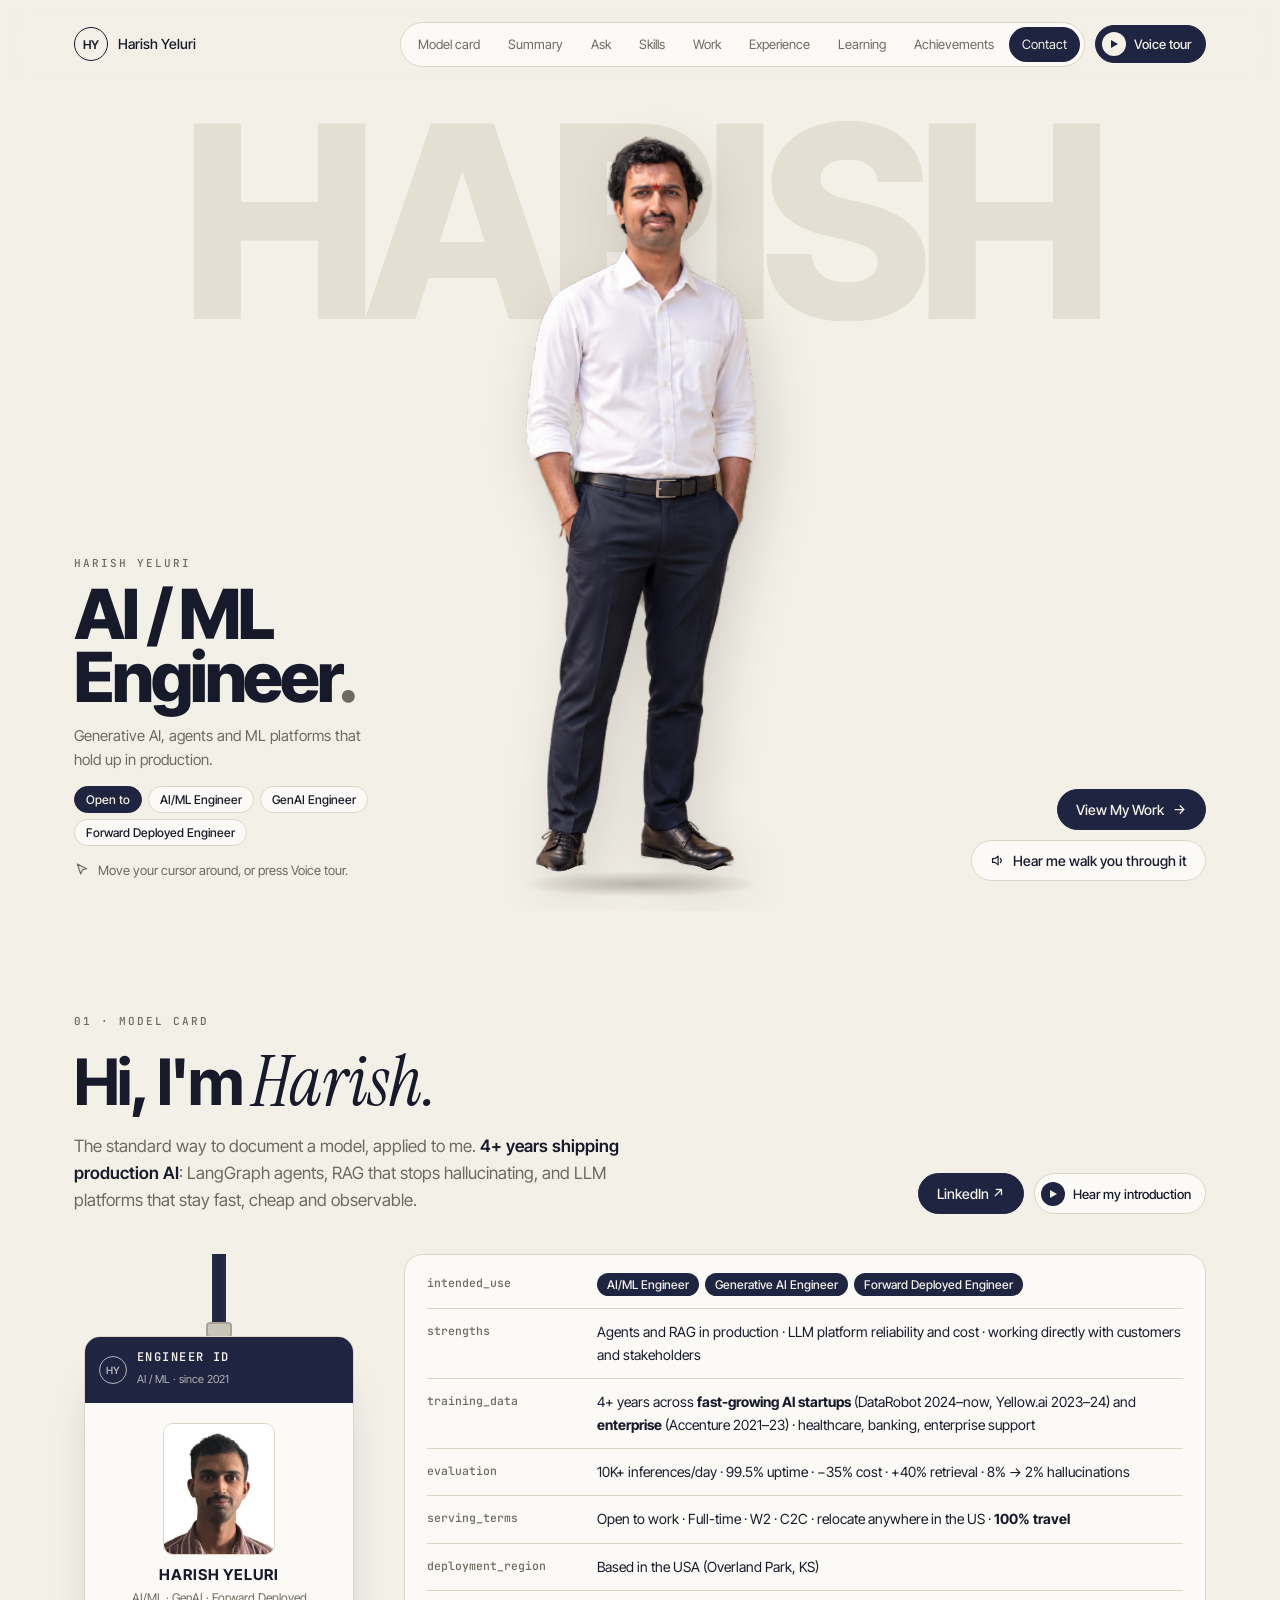
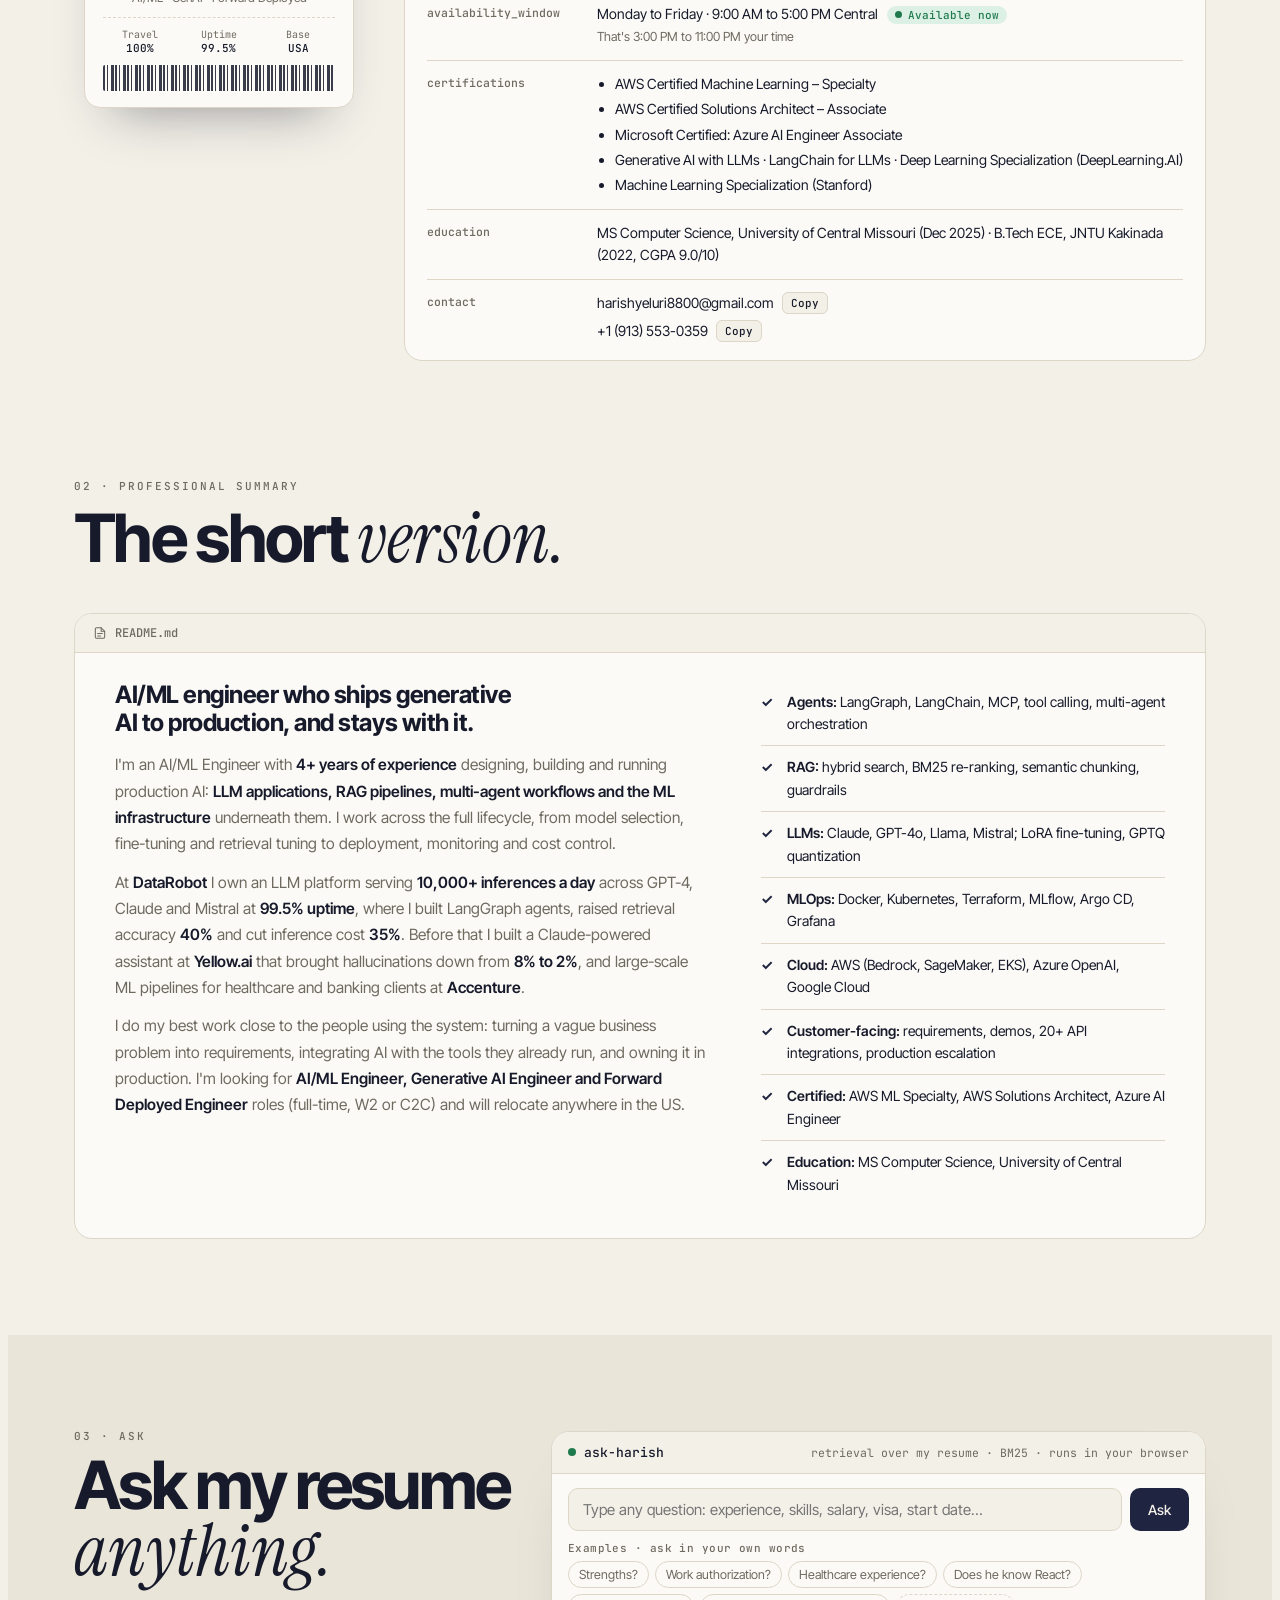
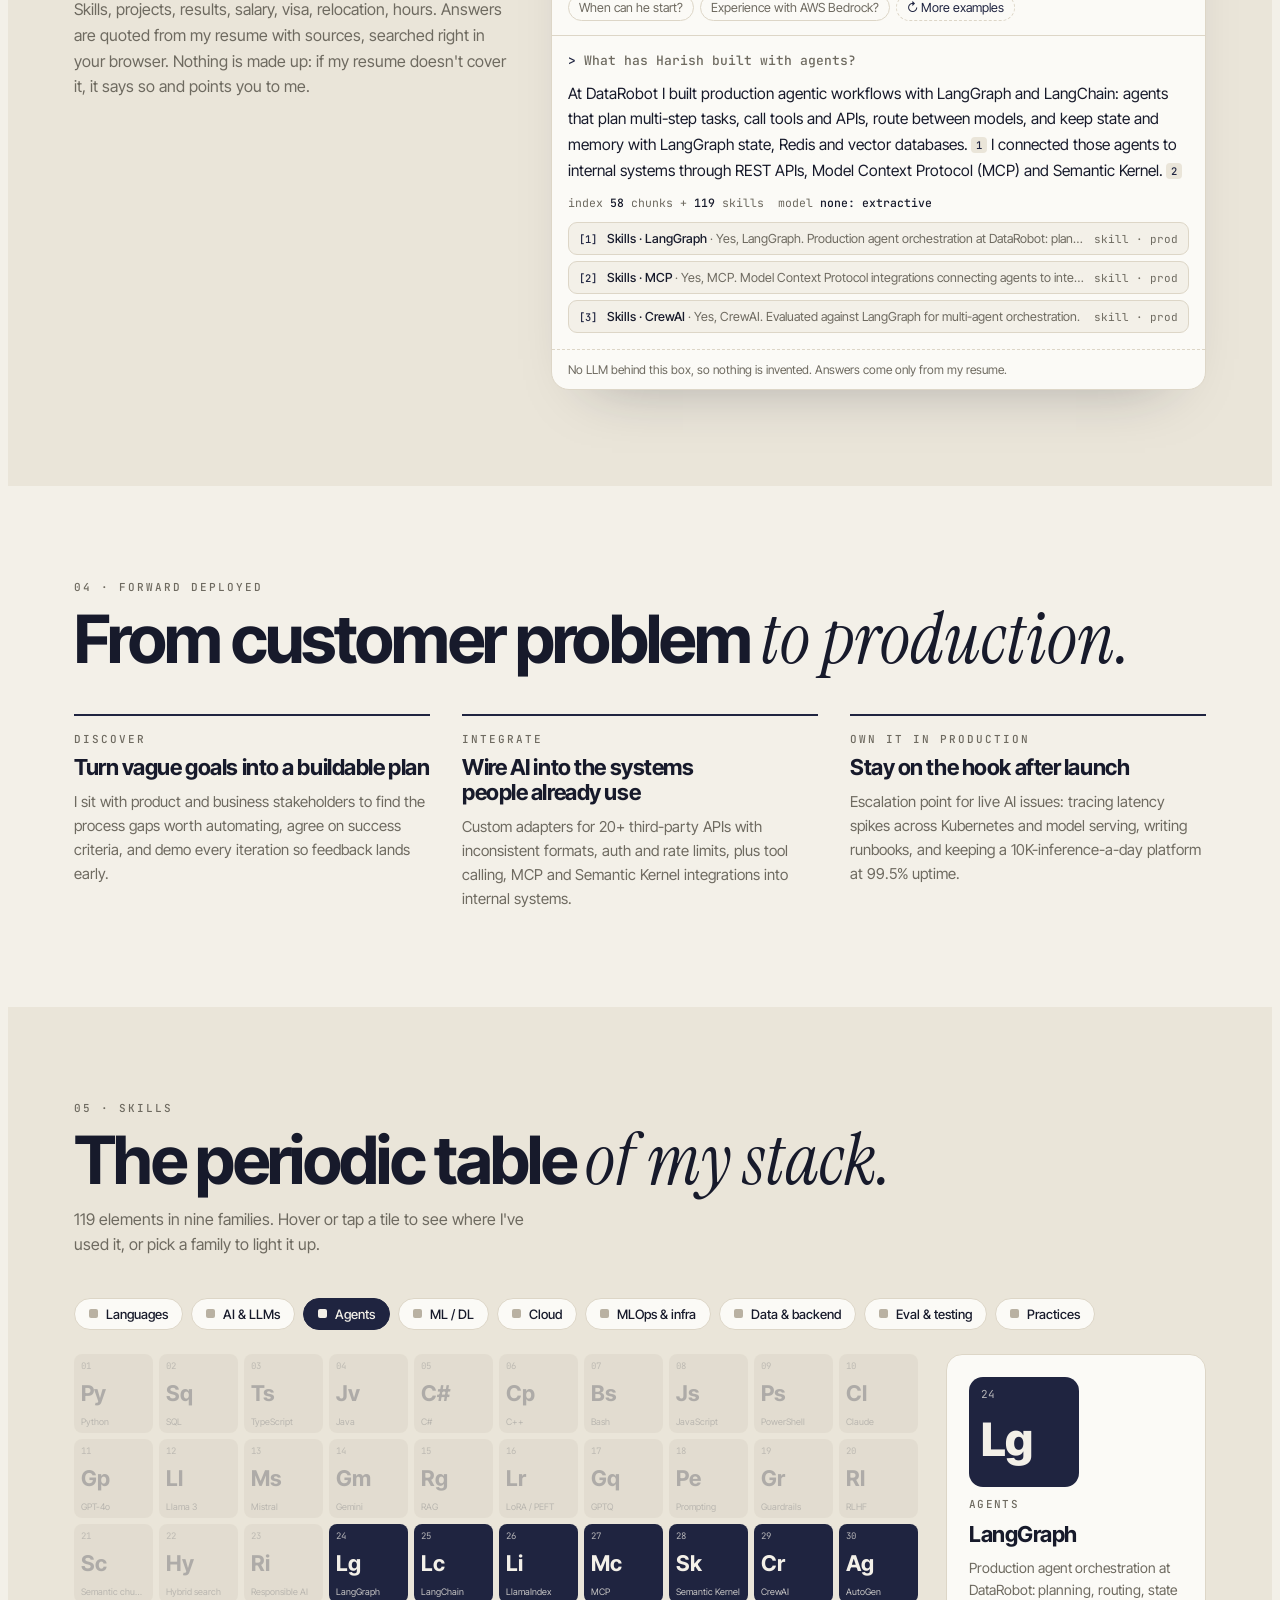
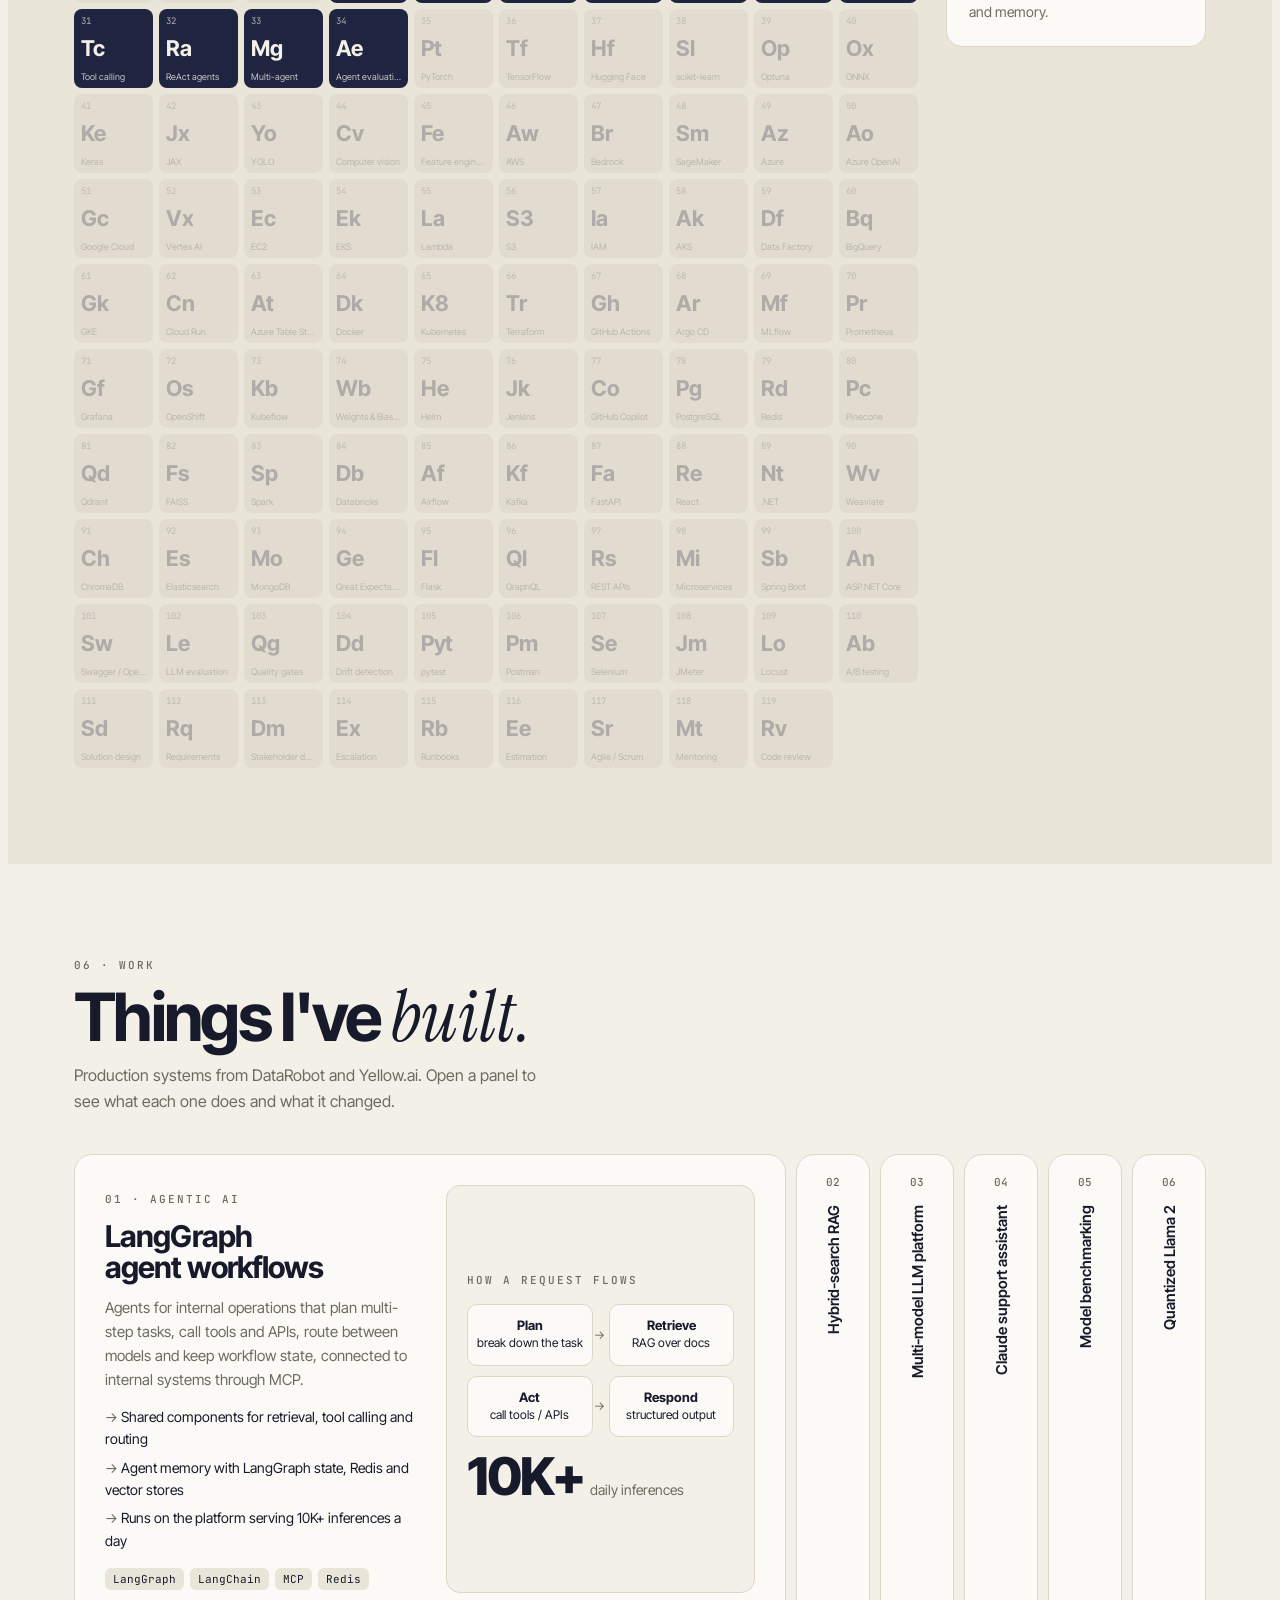
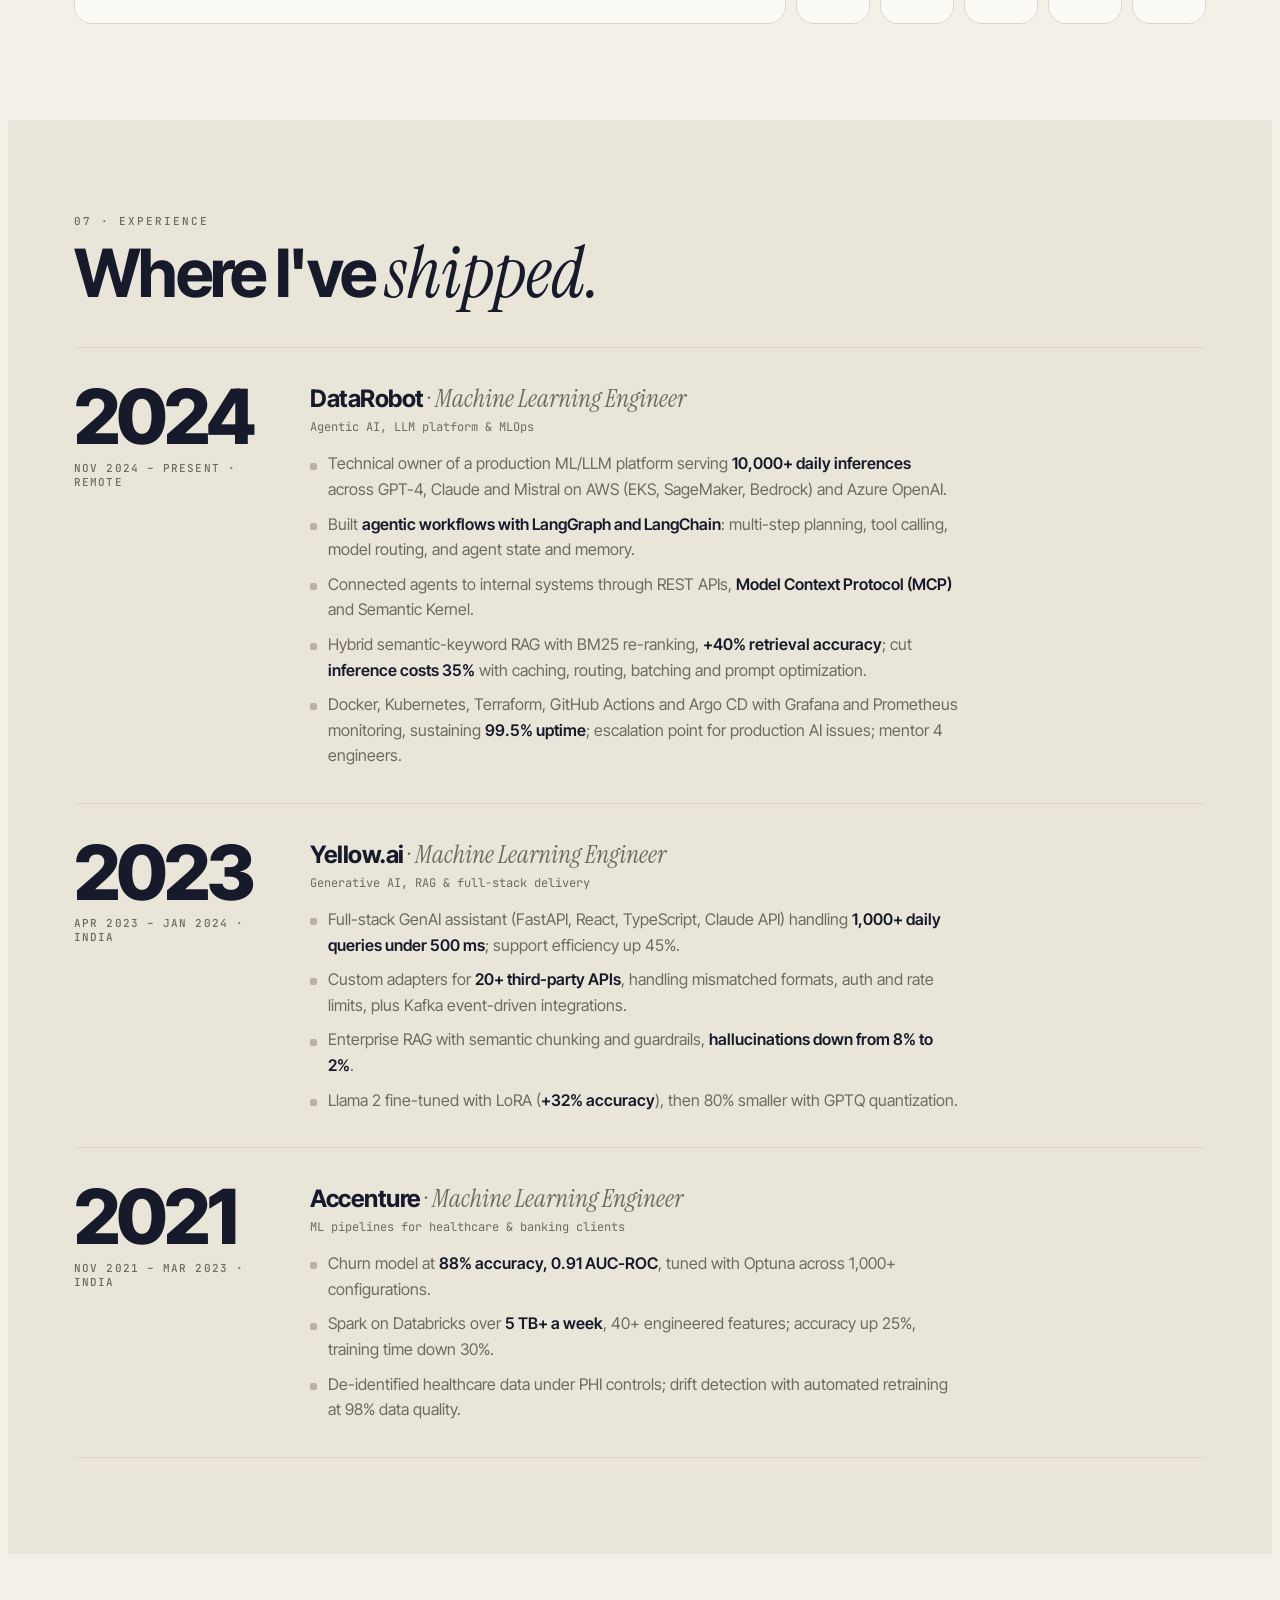
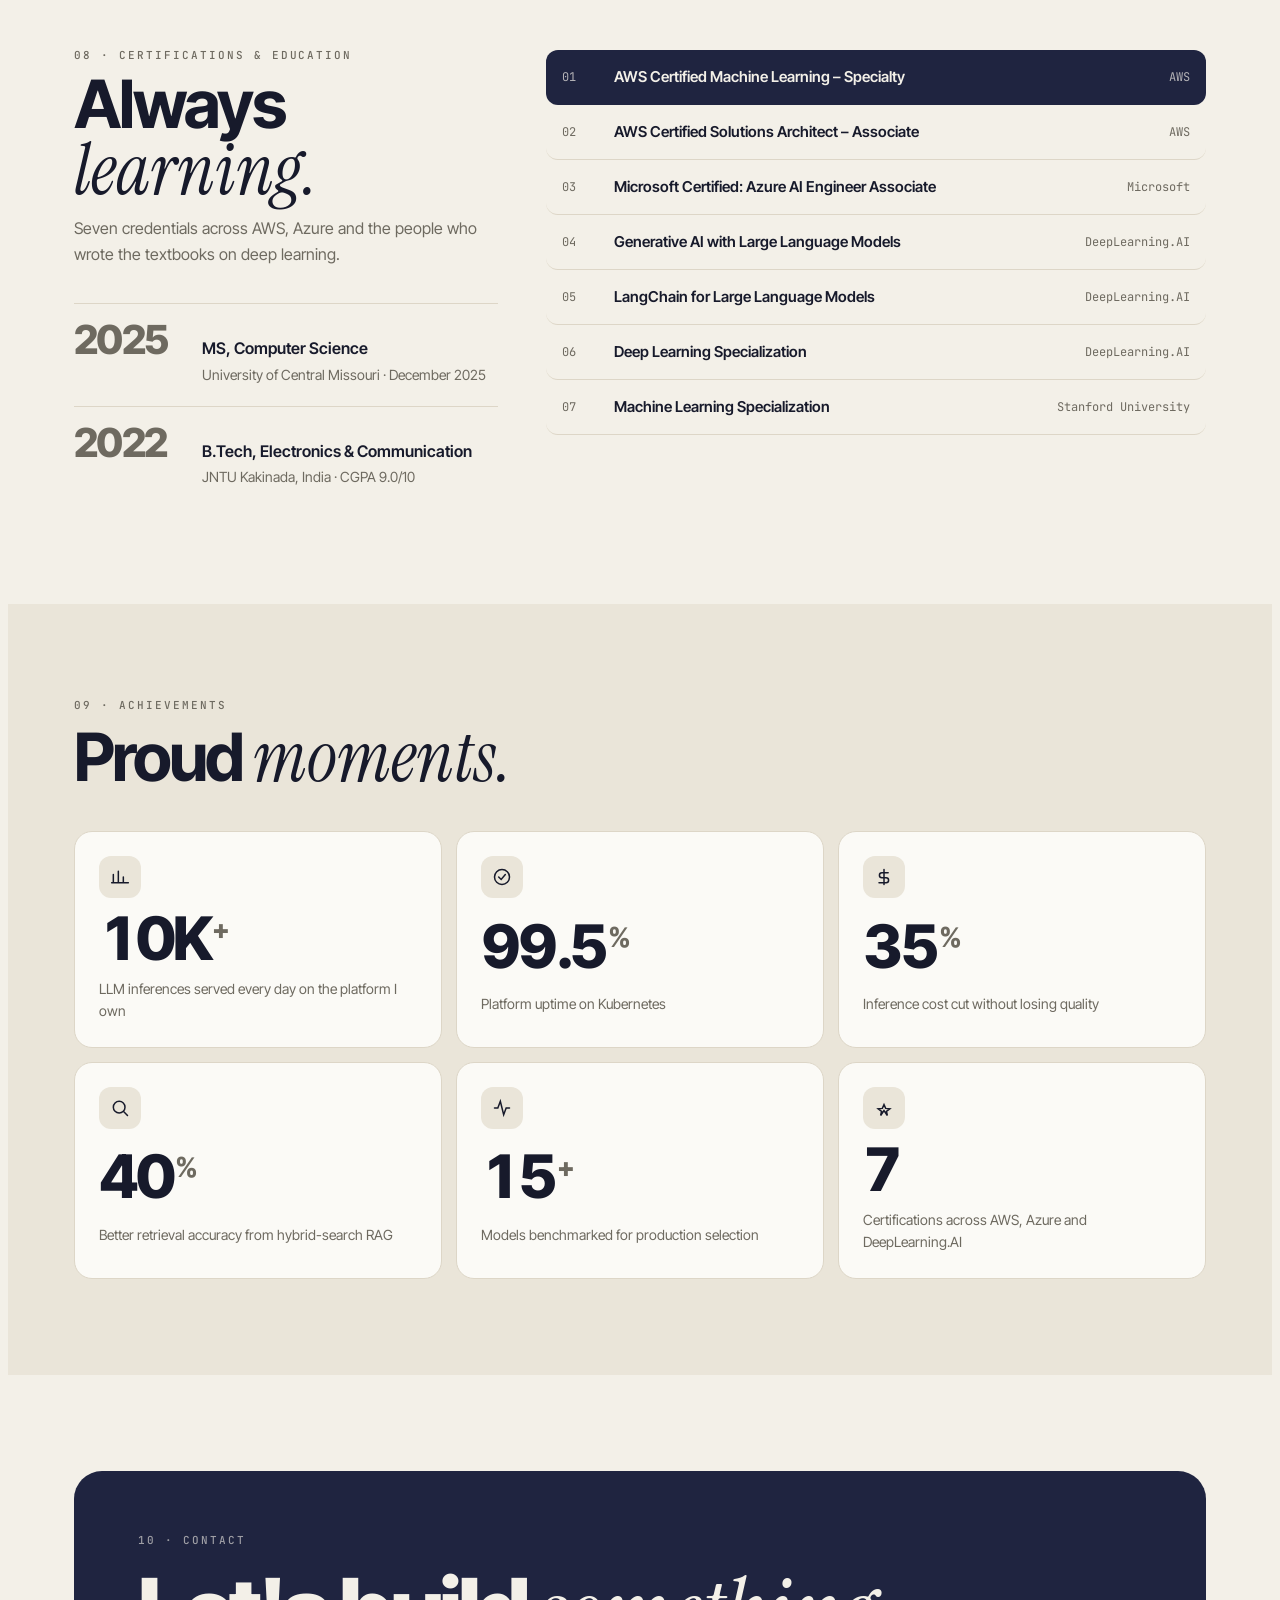
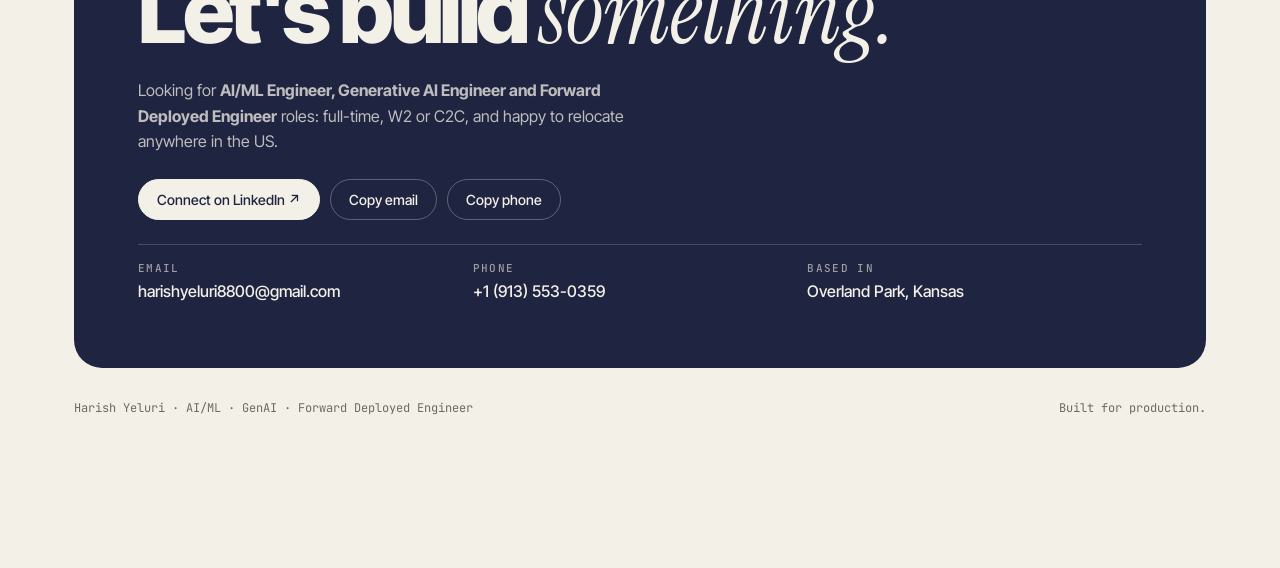
<file: index.html>
<!doctype html>
<html lang="en">
<head>
<meta charset="utf-8">
<meta name="viewport" content="width=device-width, initial-scale=1">
<title>Harish Yeluri · AI/ML, GenAI & Forward Deployed Engineer</title>
<meta name="description" content="Harish Yeluri: AI/ML engineer with 4+ years shipping LangGraph agents, RAG and LLM platforms. Open to AI/ML, Generative AI and Forward Deployed Engineer roles: full-time, W2 or C2C, anywhere in the US.">
<meta property="og:title" content="Harish Yeluri · AI/ML, GenAI & Forward Deployed Engineer">
<meta property="og:description" content="4+ years shipping production AI. 10K+ inferences a day, 99.5% uptime, 35% lower cost. Take the voice tour.">
<meta property="og:image" content="https://harish-cloud-8800.github.io/assets/og.png">
<meta name="theme-color" content="#F3F0E8">
<link rel="icon" href="assets/favicon.svg" type="image/svg+xml">
<link rel="preconnect" href="https://fonts.googleapis.com">
<link rel="preconnect" href="https://fonts.gstatic.com" crossorigin>
<link rel="stylesheet" href="https://fonts.googleapis.com/css2?family=Inter+Tight:wght@400;500;600;700;800&family=Instrument+Serif:ital@0;1&family=JetBrains+Mono:wght@400;500&display=swap">
<style>
/* Layout: an engineer's desk in warm paper. Watermark hero with live character, hanging ID badge, periodic table of the stack, folding project panels, big-year timelines. Committed single light look. */
:root {
  --paper: #F3F0E8;
  --paper-2: #EAE5D9;
  --card: #FBFAF6;
  --ink: #171A2B;
  --navy: #1F2440;
  --muted: #6E6A60;
  --line: #DDD6C7;
  --taupe: #B9B1A2;
  --taupe-2: #CFC8B9;
  --watermark: #E4DFD3;
  --sans: "Inter Tight", "Helvetica Neue", Arial, sans-serif;
  --serif: "Instrument Serif", Georgia, "Times New Roman", serif;
  --mono: "JetBrains Mono", ui-monospace, Menlo, monospace;
  color-scheme: light;
}
* { box-sizing: border-box; }
html { scroll-behavior: smooth; }
@media (prefers-reduced-motion: reduce) { html { scroll-behavior: auto; } }
body { background: var(--paper); color: var(--ink); font: 16px/1.6 var(--sans); }
a { color: inherit; }
a:focus-visible, button:focus-visible { outline: 2px solid var(--navy); outline-offset: 3px; border-radius: 6px; }
h1, h2, h3 { margin: 0; text-wrap: balance; }
p { margin: 0; }
.it { font-family: var(--serif); font-style: italic; font-weight: 400; letter-spacing: 0; }
.eyebrow { font: 500 11px/1 var(--mono); letter-spacing: .18em; text-transform: uppercase; color: var(--muted); }
.wrap { max-width: 1180px; margin: 0 auto; padding-inline: 24px; }

/* ---------- Header ---------- */
.bar { position: sticky; top: env(safe-area-inset-top, 0px); z-index: 20; padding-block: 14px; background: color-mix(in srgb, var(--paper) 82%, transparent); backdrop-filter: blur(10px); -webkit-backdrop-filter: blur(10px); }
.bar .wrap { display: flex; align-items: center; justify-content: space-between; gap: 16px; }
.brand { display: flex; align-items: center; gap: 10px; text-decoration: none; font-weight: 500; font-size: 14px; flex: none; }
.mono-badge { width: 34px; height: 34px; border-radius: 50%; border: 1.5px solid var(--ink); display: grid; place-items: center; font: 600 12px var(--sans); }
.pills { display: flex; gap: 2px; padding: 4px; border-radius: 999px; background: var(--card); border: 1px solid var(--line); overflow-x: auto; scrollbar-width: none; min-width: 0; }
.pills::-webkit-scrollbar { display: none; }
.pills a { text-decoration: none; font-size: 13px; padding: 7px 13px; border-radius: 999px; color: var(--muted); white-space: nowrap; transition: background .25s, color .25s; }
.pills a:hover { color: var(--ink); }
.voice { flex: none; display: inline-flex; align-items: center; gap: 7px; padding: 8px 13px; border-radius: 999px; border: 1px solid var(--line); background: var(--card); color: var(--ink); font: 500 13px var(--sans); cursor: pointer; }
.voice svg { width: 16px; height: 16px; }
.voice[aria-pressed="true"] { background: var(--navy); border-color: var(--navy); color: var(--paper); }
.bar-right { display: flex; align-items: center; gap: 10px; min-width: 0; }
.pills a.on { background: var(--navy); color: var(--paper); }

/* ---------- Hero ---------- */
.hero { position: relative; overflow: hidden; }
.hero .wrap { position: relative; display: grid; grid-template-columns: minmax(0, 1fr) minmax(0, 1.25fr) minmax(0, 1fr); align-items: end; min-height: calc(100vh - 70px); padding-block: 0 24px; }
.watermark { position: absolute; left: 50%; top: 4%; transform: translateX(-50%); font: 800 clamp(120px, 21vw, 300px)/.8 var(--sans); letter-spacing: -.05em; color: var(--watermark); white-space: nowrap; user-select: none; pointer-events: none; }
.hero-left { position: relative; z-index: 2; display: grid; gap: 14px; padding-bottom: 6px; }
.hero h1 { font: 800 clamp(44px, 5.4vw, 76px)/.92 var(--sans); letter-spacing: -.045em; }
.hero h1 .dot { color: var(--muted); }
.hero-sub { color: var(--muted); font-size: 15px; max-width: 32ch; }
.roles { display: flex; flex-wrap: wrap; gap: 6px; }
.roles span { font: 500 12px var(--sans); padding: 5px 11px; border-radius: 999px; background: var(--card); border: 1px solid var(--line); }
.roles span:first-child { background: var(--navy); color: var(--paper); border-color: var(--navy); }
.fde { display: grid; grid-template-columns: repeat(3, minmax(0, 1fr)); gap: 32px; }
.fde article { display: grid; gap: 10px; align-content: start; padding-top: 18px; border-top: 2px solid var(--navy); }
.fde h3 { font: 700 22px/1.15 var(--sans); letter-spacing: -.02em; }
.fde p { color: var(--muted); font-size: 15px; }
.hint { display: inline-flex; align-items: center; gap: 8px; font-size: 13px; color: var(--muted); }
.hint svg { width: 16px; height: 16px; flex: none; }
.touch-only { display: none; }
.figure { position: relative; z-index: 1; display: flex; justify-content: center; align-self: end; }
.figure { perspective: 1100px; }
.ph { transform-origin: 50% 100%; transition: transform .9s cubic-bezier(.2,.7,.2,1); filter: drop-shadow(10px 18px 26px rgba(40,30,20,.16)); }
.ph img { display: block; height: clamp(560px, 86vh, 860px); width: auto; max-width: none; animation: breathe 4.2s ease-in-out infinite; transform-origin: 50% 100%; }
.p3 { height: clamp(560px, 86vh, 860px); width: calc(clamp(560px, 86vh, 860px) * .44); margin-inline: calc(clamp(560px, 86vh, 860px) * -.06); display: none; }
.ph.is3d .p3 { display: block; }
.ph.is3d img { display: none; }
.ph.is3d.left, .ph.is3d.right, .ph.is3d.center { transform: none; }
.ph::after { content: ""; position: absolute; left: 50%; bottom: -10px; width: 240px; height: 26px; transform: translateX(-50%); border-radius: 50%; background: radial-gradient(closest-side, rgba(40,30,20,.28), transparent); z-index: -1; }
.ph { position: relative; }
@keyframes breathe { 0%,100% { transform: scale(1); } 50% { transform: scale(1.010, 1.014) translateY(-2px); } }
.ph.left { transform: rotateY(-13deg) translateX(-6px); }
.ph.right { transform: rotateY(13deg) translateX(6px); }
.ph.center { transform: scale(1.03) translateY(-4px); }
.hero-right { position: relative; z-index: 2; display: grid; grid-template-rows: auto 1fr; gap: 18px; justify-items: end; height: 100%; padding-bottom: 6px; }
.hero-right .ctas { align-self: end; }
.bubble { align-self: start; margin-top: clamp(150px, 15vw, 210px); justify-self: start; font: italic 400 clamp(22px, 2.3vw, 30px)/1.15 var(--serif); padding: 14px 18px; border-radius: 18px 18px 18px 4px; background: var(--card); border: 1px solid var(--line); box-shadow: 0 14px 30px -22px rgba(23,26,43,.5); opacity: 0; transform: translateY(6px); transition: opacity .35s, transform .35s; max-width: 15ch; }
.bubble.show { opacity: 1; transform: none; }
.ctas { display: flex; gap: 10px; flex-wrap: wrap; justify-content: flex-end; }
.btn { display: inline-flex; align-items: center; gap: 8px; padding: 11px 18px; border-radius: 999px; font: 500 14px var(--sans); text-decoration: none; cursor: pointer; border: 1px solid var(--line); background: var(--card); color: var(--ink); transition: transform .25s, box-shadow .35s, background .25s; }
.btn:hover { transform: translateY(-1px); }
.btn.dark { background: var(--navy); border-color: var(--navy); color: var(--paper); }
.btn.lit { box-shadow: 0 0 0 6px rgba(31,36,64,.14), 0 12px 26px -12px var(--navy); transform: translateY(-2px); }
.btn svg { width: 15px; height: 15px; }

/* ---------- Sections ---------- */
section.block { padding-block: 96px; }
.head { display: grid; gap: 12px; margin-bottom: 40px; }
.head h2 { font: 700 clamp(38px, 5.2vw, 68px)/.95 var(--sans); letter-spacing: -.04em; }
.head h2 .it { font-size: 1.08em; }
.head p { color: var(--muted); max-width: 52ch; }
.num { font: 500 11px var(--mono); color: var(--muted); }

/* About + badge */
.about { display: grid; grid-template-columns: minmax(0, 1.2fr) minmax(0, .9fr) minmax(0, 1fr); gap: 40px; align-items: start; }
.about h2 { font: 700 clamp(40px, 5vw, 64px)/1 var(--sans); letter-spacing: -.04em; }
.about h2 .it { font-size: 1.1em; }
.about .lede { margin-top: 18px; color: var(--muted); font-size: 17px; max-width: 46ch; }
.about .lede strong { color: var(--ink); font-weight: 600; }
.about .ctas { justify-content: flex-start; margin-top: 24px; }
.lanyard { display: flex; flex-direction: column; align-items: center; }
.strap { width: 14px; height: 70px; background: linear-gradient(90deg, #262B4A, var(--navy) 50%, #262B4A); }
.clip { width: 26px; height: 16px; border-radius: 4px; background: #C9C4B8; border: 2px solid #A9A396; margin-top: -2px; }
.badge { margin-top: -2px; width: 100%; max-width: 270px; background: var(--card); border: 1px solid var(--line); border-radius: 16px; overflow: hidden; box-shadow: 0 30px 50px -30px rgba(23,26,43,.45); transform-origin: 50% -90px; }
@media (prefers-reduced-motion: no-preference) {
  .badge { animation: sway 5s ease-in-out infinite; }
  @keyframes sway { 0%,100% { transform: rotate(-2deg); } 50% { transform: rotate(2deg); } }
  .lanyard:hover .badge { animation-duration: 1.4s; }
  .badge.swing { animation: swing 2.2s cubic-bezier(.3,.6,.4,1) 1, sway 5s ease-in-out 2.2s infinite; }
  @keyframes swing { 0% { transform: rotate(-16deg); } 22% { transform: rotate(11deg); } 44% { transform: rotate(-6deg); } 64% { transform: rotate(3.5deg); } 82% { transform: rotate(-2.5deg); } 100% { transform: rotate(-2deg); } }
  .figure .ph { will-change: transform; }
}
.badge-top { background: var(--navy); color: var(--paper); padding: 12px 14px; display: flex; align-items: center; gap: 10px; }
.badge-top .mono-badge { border-color: var(--paper); width: 28px; height: 28px; font-size: 10px; }
.badge-top b { display: block; font: 600 12px var(--mono); letter-spacing: .12em; }
.badge-top span { font-size: 11px; opacity: .7; }
.badge-body { padding: 20px 18px 16px; display: grid; justify-items: center; gap: 10px; text-align: center; }
.badge-body img { width: 112px; height: 132px; object-fit: cover; border-radius: 10px; border: 1px solid var(--line); }
.badge-body h3 { font: 700 15px var(--sans); letter-spacing: .06em; text-transform: uppercase; }
.badge-body .role { font-size: 12px; color: var(--muted); margin-top: -6px; }
.badge-grid { width: 100%; display: grid; grid-template-columns: repeat(3, minmax(0, 1fr)); gap: 6px; border-top: 1px dashed var(--line); padding-top: 10px; font: 400 10px/1.3 var(--mono); color: var(--muted); }
.badge-grid b { display: block; color: var(--ink); font-weight: 500; font-size: 11px; }
.barcode { width: 100%; height: 26px; background: repeating-linear-gradient(90deg, var(--ink) 0 2px, transparent 2px 4px, var(--ink) 4px 5px, transparent 5px 8px, var(--ink) 8px 11px, transparent 11px 12px); opacity: .85; border-radius: 2px; }
.facts { display: grid; gap: 0; }
.facts .eyebrow { margin-bottom: 10px; }
.facts dl { margin: 0; display: grid; grid-template-columns: auto minmax(0, 1fr); }
.facts dt, .facts dd { padding-block: 10px; border-bottom: 1px solid var(--line); font-size: 13px; }
.facts dt { color: var(--muted); padding-right: 16px; font-family: var(--mono); font-size: 11px; text-transform: uppercase; letter-spacing: .08em; padding-top: 12px; }
.facts dd { margin: 0; text-align: right; min-width: 0; overflow-wrap: anywhere; }
.facts .quote { margin-top: 18px; font: italic 400 21px/1.25 var(--serif); color: var(--muted); text-align: right; }
.copyrow { display: flex; justify-content: flex-end; align-items: center; gap: 8px; flex-wrap: wrap; }
.copy { font: 500 11px var(--mono); padding: 3px 8px; border-radius: 6px; border: 1px solid var(--line); background: var(--paper); color: var(--ink); cursor: pointer; }

/* Periodic table */
.fam { display: flex; flex-wrap: wrap; gap: 8px; margin-bottom: 24px; }
.fam button { display: inline-flex; align-items: center; gap: 8px; padding: 7px 14px; border-radius: 999px; border: 1px solid var(--line); background: var(--card); font: 500 13px var(--sans); color: var(--ink); cursor: pointer; }
.fam button i { width: 9px; height: 9px; border-radius: 2px; background: var(--taupe); }
.fam button[aria-pressed="true"] { background: var(--navy); color: var(--paper); border-color: var(--navy); }
.fam button[aria-pressed="true"] i { background: var(--paper); }
.ptable-wrap { display: grid; grid-template-columns: minmax(0, 1fr) 260px; gap: 28px; align-items: start; }
.ptable { display: grid; grid-template-columns: repeat(10, minmax(0, 1fr)); gap: 6px; }
.el { aspect-ratio: 1; max-width: 100%; border-radius: 8px; padding: 6px 7px; display: grid; grid-template-rows: auto 1fr auto; text-align: left; cursor: pointer; border: 0; background: var(--taupe-2); color: var(--ink); font-family: var(--sans); transition: background .3s, color .3s, opacity .3s, transform .2s; min-width: 0; }
.el small { font: 400 9px var(--mono); opacity: .7; }
.el b { font: 700 clamp(14px, 1.7vw, 22px)/1 var(--sans); letter-spacing: -.02em; align-self: center; }
.el span { font-size: 9px; white-space: nowrap; overflow: hidden; text-overflow: ellipsis; opacity: .8; }
.el.hot { background: var(--navy); color: var(--paper); }
.el.dim { opacity: .28; }
.el:hover, .el:focus-visible { transform: translateY(-2px); }
.detail { position: sticky; top: 90px; background: var(--card); border: 1px solid var(--line); border-radius: 16px; padding: 22px; display: grid; gap: 10px; min-height: 280px; align-content: start; }
.detail .big { width: 110px; height: 110px; border-radius: 14px; background: var(--navy); color: var(--paper); display: grid; grid-template-rows: auto 1fr; padding: 10px 12px; }
.detail .big small { font: 400 11px var(--mono); opacity: .7; }
.detail .big b { font: 800 46px/1 var(--sans); letter-spacing: -.03em; align-self: center; }
.detail h3 { font: 700 22px var(--sans); letter-spacing: -.02em; }
.detail .fam-name { font: 500 11px var(--mono); letter-spacing: .12em; text-transform: uppercase; color: var(--muted); }
.detail p { color: var(--muted); font-size: 14px; }

/* Projects accordion */
.fold { display: flex; gap: 10px; height: 470px; }
.panel { position: relative; flex: 0 0 74px; border-radius: 18px; background: var(--card); border: 1px solid var(--line); overflow: hidden; cursor: pointer; transition: flex-basis .6s cubic-bezier(.2,.7,.2,1), background .3s; text-align: left; padding: 0; font: inherit; color: inherit; }
.panel.open { flex: 1 1 auto; cursor: default; }
.panel .tab { position: absolute; inset: 0; display: flex; flex-direction: column; align-items: center; padding-block: 20px; gap: 16px; transition: opacity .3s; }
.panel .tab .num { writing-mode: horizontal-tb; }
.panel .tab strong { writing-mode: vertical-rl; transform: rotate(180deg); font: 600 15px var(--sans); white-space: nowrap; }
.panel.open .tab { opacity: 0; pointer-events: none; }
.panel .inner { position: absolute; inset: 0; padding: 30px; display: grid; grid-template-columns: minmax(0, 1fr) minmax(0, 1fr); gap: 32px; opacity: 0; transition: opacity .35s .15s; pointer-events: none; min-width: 560px; }
.panel.open .inner { opacity: 1; pointer-events: auto; }
.inner h3 { font: 700 30px/1.05 var(--sans); letter-spacing: -.03em; margin-top: 10px; }
.inner p { color: var(--muted); margin-top: 12px; font-size: 15px; }
.inner ul { margin: 14px 0 0; padding: 0; list-style: none; display: grid; gap: 6px; font-size: 14px; }
.inner li::before { content: "→ "; color: var(--muted); }
.tags { display: flex; flex-wrap: wrap; gap: 6px; margin-top: 16px; }
.tag { font: 400 11px var(--mono); padding: 4px 8px; border-radius: 6px; background: var(--paper-2); }
.viz { background: var(--paper); border: 1px solid var(--line); border-radius: 14px; padding: 20px; display: grid; gap: 14px; align-content: center; }
.viz .eyebrow { margin-bottom: 4px; }
.bar-row { display: grid; grid-template-columns: 90px minmax(0, 1fr) 54px; gap: 10px; align-items: center; font-size: 13px; }
.bar-track { height: 26px; border-radius: 6px; background: var(--paper-2); overflow: hidden; }
.bar-fill { height: 100%; border-radius: 6px; background: var(--taupe); transform-origin: left; }
.bar-fill.after { background: var(--navy); }
.bar-row b { font: 600 14px var(--sans); text-align: right; font-variant-numeric: tabular-nums; }
.viz .result { font: 800 52px/1 var(--sans); letter-spacing: -.04em; }
.viz .result small { font: 400 14px var(--sans); color: var(--muted); letter-spacing: 0; margin-left: 6px; }
.flow { display: grid; grid-template-columns: repeat(2, minmax(0, 1fr)); gap: 10px 16px; }
.flow div { background: var(--card); border: 1px solid var(--line); border-radius: 10px; padding: 12px 8px; text-align: center; font-size: 12px; position: relative; }
.flow div b { display: block; font: 700 13px var(--sans); }
.flow div:nth-child(odd)::after { content: "→"; position: absolute; right: -13px; top: 50%; transform: translateY(-50%); color: var(--muted); font-size: 12px; }
.heat { display: grid; grid-template-columns: repeat(15, minmax(0, 1fr)); gap: 3px; }
.heat i { aspect-ratio: 1; border-radius: 3px; background: var(--navy); }

/* Timelines */
.tl { display: grid; }
.tl-item { display: grid; grid-template-columns: 200px minmax(0, 1fr); gap: 36px; padding-block: 34px; border-top: 1px solid var(--line); }
.tl-item:last-child { border-bottom: 1px solid var(--line); }
.year { font: 800 clamp(48px, 6vw, 76px)/.9 var(--sans); letter-spacing: -.05em; color: var(--ink); }
.year small { display: block; font: 500 11px var(--mono); letter-spacing: .1em; color: var(--muted); margin-top: 10px; text-transform: uppercase; }
.tl-item h3 { font: 700 24px var(--sans); letter-spacing: -.02em; }
.tl-item h3 .it { color: var(--muted); font-size: 1.05em; }
.tl-item .where { font: 400 12px var(--mono); color: var(--muted); margin-top: 4px; }
.tl-item ul { margin: 16px 0 0; padding: 0; list-style: none; display: grid; gap: 9px; max-width: 72ch; }
.tl-item li { padding-left: 18px; position: relative; color: var(--muted); }
.tl-item li::before { content: ""; position: absolute; left: 0; top: .7em; width: 7px; height: 7px; border-radius: 2px; background: var(--taupe); }
.tl-item li strong { color: var(--ink); font-weight: 600; }

/* Learning */
.learn { display: grid; grid-template-columns: minmax(0, .9fr) minmax(0, 1.4fr); gap: 48px; align-items: start; }
.certs { list-style: none; margin: 0; padding: 0; }
.certs li { display: grid; grid-template-columns: 40px minmax(0, 1fr) auto; gap: 12px; align-items: center; padding: 15px 16px; border-radius: 12px; transition: background .25s, color .25s; border-bottom: 1px solid var(--line); }
.certs li:hover, .certs li:focus-within, .certs li.on { background: var(--navy); color: var(--paper); border-color: transparent; }
.certs li:hover span, .certs li.on span, .certs li:hover .num, .certs li.on .num { color: color-mix(in srgb, var(--paper) 70%, transparent); }
.certs b { font-weight: 600; font-size: 15px; }
.certs span { font: 400 12px var(--mono); color: var(--muted); }
.edu-mini { display: grid; gap: 0; margin-top: 36px; }
.edu-mini > div { display: grid; grid-template-columns: 110px minmax(0, 1fr); gap: 18px; padding-block: 18px; border-top: 1px solid var(--line); align-items: baseline; }
.edu-mini .y { font: 800 40px/.9 var(--sans); letter-spacing: -.04em; }
.edu-mini b { display: block; font-weight: 600; }
.edu-mini span { color: var(--muted); font-size: 14px; }

/* Proud moments */
.stats { display: grid; grid-template-columns: repeat(3, minmax(0, 1fr)); gap: 14px; }
.stat { background: var(--card); border: 1px solid var(--line); border-radius: 18px; padding: 24px; display: grid; gap: 10px; }
.stat .ico { width: 42px; height: 42px; border-radius: 12px; background: var(--paper-2); display: grid; place-items: center; }
.stat .ico svg { width: 20px; height: 20px; }
.stat b { font: 800 clamp(44px, 5vw, 60px)/1 var(--sans); letter-spacing: -.05em; font-variant-numeric: tabular-nums; }
.stat b sup { font-size: .45em; color: var(--muted); vertical-align: super; margin-left: 2px; }
.stat p { color: var(--muted); font-size: 14px; }

/* Contact */
.contact { background: var(--navy); color: var(--paper); border-radius: 28px; padding: clamp(28px, 6vw, 64px); display: grid; gap: 24px; }
.contact h2 { font: 800 clamp(42px, 7vw, 92px)/.92 var(--sans); letter-spacing: -.05em; }
.contact p { opacity: .75; max-width: 56ch; }
.contact .ctas { justify-content: flex-start; }
.contact .btn { background: transparent; color: var(--paper); border-color: rgba(243,240,232,.3); }
.contact .btn.dark { background: var(--paper); color: var(--navy); border-color: var(--paper); }
.contact .rows { display: grid; grid-template-columns: repeat(3, minmax(0, 1fr)); gap: 0; border-top: 1px solid rgba(243,240,232,.2); }
.contact .rows div { padding: 16px 16px 0 0; display: grid; gap: 4px; min-width: 0; }
.contact .rows span { font: 500 11px var(--mono); letter-spacing: .12em; text-transform: uppercase; opacity: .6; }
.contact .rows b { font-weight: 500; overflow-wrap: anywhere; }
footer { padding-block: 32px 48px; font: 400 12px var(--mono); color: var(--muted); display: flex; justify-content: space-between; gap: 12px; flex-wrap: wrap; }

/* ---------- Responsive ---------- */
@media (max-width: 1000px) {
  .about { grid-template-columns: minmax(0, 1fr) minmax(0, 1fr); }
  .about > :first-child { grid-column: 1 / -1; }
  .ptable-wrap { grid-template-columns: minmax(0, 1fr); }
  .detail { position: static; min-height: 0; grid-template-columns: 110px minmax(0, 1fr); column-gap: 18px; }
  .detail .big { grid-row: span 4; }
  .learn { grid-template-columns: minmax(0, 1fr); }
  .stats { grid-template-columns: repeat(2, minmax(0, 1fr)); }
}
@media (max-width: 820px) {
  .hero .wrap { grid-template-columns: minmax(0, 1fr); min-height: 0; gap: 14px; text-align: center; padding-top: 24px; }
  .watermark { top: 2%; font-size: 32vw; }
  .hero-left { justify-items: center; order: 1; }
  .hero-sub { margin-inline: auto; }
  .roles { justify-content: center; }
  .fde { grid-template-columns: minmax(0, 1fr); gap: 24px; }
  .figure { order: 2; }
  .ph img { height: 520px; }
  .p3 { height: 520px; width: 230px; margin-inline: -20px; }
  .hero-right { order: 3; justify-items: center; height: auto; }
  .bubble { justify-self: center; border-radius: 18px; min-height: 0; margin-top: 0; }
  .hero-right { grid-template-rows: auto auto; }
  .ctas { justify-content: center; }
  .mouse-only { display: none; }
  .touch-only { display: inline; }
  .fold { flex-direction: column; height: auto; }
  .panel { flex: none; min-height: 64px; }
  .panel .tab { position: static; flex-direction: row; padding: 20px; }
  .panel .tab strong { writing-mode: horizontal-tb; transform: none; }
  .panel.open .tab { display: none; }
  .panel .inner { position: static; display: none; min-width: 0; grid-template-columns: minmax(0, 1fr); padding: 22px; }
  .panel.open .inner { display: grid; }
  .ptable { grid-template-columns: repeat(6, minmax(0, 1fr)); }
  .tl-item { grid-template-columns: minmax(0, 1fr); gap: 12px; }
}
@media (max-width: 560px) {
  .wrap { padding-inline: 16px; }
  section.block { padding-block: 64px; }
  .brand .name { display: none; }
  .voice span { display: none; }
  .about { grid-template-columns: minmax(0, 1fr); }
  .ptable { grid-template-columns: repeat(5, minmax(0, 1fr)); }
  .stats { grid-template-columns: minmax(0, 1fr); }
  .contact .rows { grid-template-columns: minmax(0, 1fr); }
  .bar-row { grid-template-columns: 70px minmax(0, 1fr) 48px; }
}

/* ---------- Model card ---------- */
.mc { background: var(--card); border: 1px solid var(--line); border-radius: 18px; padding: 6px 22px; }
.mc dl { margin: 0; display: grid; grid-template-columns: 170px minmax(0, 1fr); }
.mc dt, .mc dd { padding: 12px 0; border-bottom: 1px solid var(--line); font-size: 14px; transition: background .3s; }
.mc dt { font: 500 11.5px var(--mono); color: var(--muted); padding-right: 12px; padding-top: 14px; }
.mc dd { margin: 0; min-width: 0; overflow-wrap: anywhere; }
.mc dl > :nth-last-child(-n+2) { border-bottom: 0; }
.mc ul { margin: 0; padding-left: 18px; display: grid; gap: 3px; }
.mc .chips { display: flex; flex-wrap: wrap; gap: 6px; }
.chip { font: 500 12px var(--sans); padding: 4px 10px; border-radius: 999px; background: var(--navy); color: var(--paper); }
.mc .copyrow { justify-content: flex-start; }
.hours-live { display: inline-flex; align-items: center; gap: 6px; margin-left: 6px; font: 500 11px var(--mono); padding: 2px 8px; border-radius: 999px; background: var(--paper-2); color: var(--muted); white-space: nowrap; vertical-align: 1px; }
.hours-live::before { content: ""; width: 7px; height: 7px; border-radius: 50%; background: var(--taupe); }
.hours-live.open { background: #DDF0E5; color: #1E7A4C; }
.hours-live.open::before { background: #1E7A4C; }
.hours-live:empty { display: none; }
.about-card { display: grid; grid-template-columns: minmax(0, 290px) minmax(0, 1fr); gap: 40px; align-items: start; margin-top: 40px; }
.about-top { display: grid; grid-template-columns: minmax(0, 1fr) auto; gap: 24px; align-items: end; }

/* ---------- Summary ---------- */
.readme { background: var(--card); border: 1px solid var(--line); border-radius: 18px; overflow: hidden; }
.readme-head { display: flex; align-items: center; gap: 8px; padding: 11px 18px; border-bottom: 1px solid var(--line); background: var(--paper); font: 500 12px var(--mono); color: var(--muted); }
.readme-head svg { width: 14px; height: 14px; }
.readme-body { padding: 28px clamp(18px, 4vw, 40px) 32px; display: grid; grid-template-columns: minmax(0, 1.5fr) minmax(0, 1fr); gap: 40px; }
.readme-body h3 { font: 700 24px/1.2 var(--sans); letter-spacing: -.02em; margin-bottom: 14px; }
.readme-body p { color: var(--muted); font-size: 15.5px; line-height: 1.7; max-width: 66ch; }
.readme-body p + p { margin-top: 12px; }
.readme-body p b { color: var(--ink); font-weight: 600; }
.hl-list { list-style: none; margin: 0; padding: 0; display: grid; align-content: start; }
.hl-list li { display: grid; grid-template-columns: 18px minmax(0, 1fr); gap: 8px; padding: 10px 0; border-bottom: 1px solid var(--line); font-size: 14px; transition: background .3s; }
.hl-list li:last-child { border-bottom: 0; }
.hl-list li::before { content: "✓"; color: var(--navy); font-weight: 700; }
.hl-list b { font-weight: 600; }

/* ---------- Ask ---------- */
.ask-grid { display: grid; grid-template-columns: minmax(0, .8fr) minmax(0, 1.2fr); gap: 40px; align-items: start; }
.ask { background: var(--card); border: 1px solid var(--line); border-radius: 18px; overflow: hidden; box-shadow: 0 30px 60px -40px rgba(23,26,43,.35); }
.ask-head { display: flex; align-items: center; justify-content: space-between; gap: 10px; padding: 12px 16px; border-bottom: 1px solid var(--line); background: var(--paper); flex-wrap: wrap; font: 400 11.5px var(--mono); color: var(--muted); }
.ask-head .t { display: flex; align-items: center; gap: 8px; font: 500 13px var(--mono); color: var(--ink); }
.ask-head .t i { width: 8px; height: 8px; border-radius: 50%; background: #1E7A4C; }
.ask-form { display: flex; gap: 8px; padding: 14px 16px 10px; }
.ask-form input { flex: 1; min-width: 0; font: 400 15px var(--sans); padding: 11px 14px; border-radius: 10px; border: 1px solid var(--line); background: var(--paper); color: var(--ink); }
.ask-form input:focus { outline: 2px solid var(--navy); outline-offset: 1px; }
.ask-form button { font: 500 14px var(--sans); padding: 0 18px; border-radius: 10px; border: 0; background: var(--navy); color: var(--paper); cursor: pointer; }
.sugs { display: flex; gap: 6px; flex-wrap: wrap; padding: 0 16px 14px; }
.sugs button { font: 400 12.5px var(--sans); padding: 5px 10px; border-radius: 999px; border: 1px solid var(--line); background: transparent; color: var(--muted); cursor: pointer; }
.sugs button:hover { color: var(--ink); border-color: var(--navy); }
.sug-label { width: 100%; font: 500 11px var(--mono); color: var(--muted); letter-spacing: .04em; }
.sugs .sug-more { border-style: dashed; color: var(--navy); }
.answer { border-top: 1px solid var(--line); padding: 16px; display: grid; gap: 12px; min-height: 230px; align-content: start; }
.q { font: 500 13px var(--mono); color: var(--muted); }
.q::before { content: "> "; color: var(--navy); }
.a { font-size: 15.5px; line-height: 1.65; }
.a .cite { font: 500 10.5px var(--mono); color: var(--navy); background: var(--paper-2); padding: 1px 5px; border-radius: 4px; margin-left: 3px; vertical-align: 1px; cursor: pointer; border: 0; }
.a .caret { display: inline-block; width: 7px; height: 1.05em; background: var(--navy); vertical-align: -2px; margin-left: 2px; }
.trace { display: flex; gap: 14px; flex-wrap: wrap; font: 400 11.5px var(--mono); color: var(--muted); }
.trace b { color: var(--ink); font-weight: 500; }
.srcs { display: grid; gap: 6px; }
.src { display: grid; grid-template-columns: auto minmax(0, 1fr) auto; gap: 10px; align-items: center; padding: 8px 10px; border-radius: 9px; background: var(--paper); border: 1px solid var(--line); font-size: 12.5px; text-align: left; cursor: pointer; color: var(--ink); font-family: var(--sans); }
.src:hover { border-color: var(--navy); }
.src .n { font: 500 10.5px var(--mono); color: var(--navy); }
.src .s { overflow: hidden; text-overflow: ellipsis; white-space: nowrap; color: var(--muted); }
.src .s b { color: var(--ink); font-weight: 500; }
.src .sc { font: 400 11px var(--mono); color: var(--muted); }
.ask .note { font-size: 12px; color: var(--muted); padding: 10px 16px; border-top: 1px dashed var(--line); }
.flash { animation: flash 1.6s ease-out; }
@keyframes flash { 0%, 30% { background: #F4E7B8; } 100% { background: transparent; } }
.stat { transition: box-shadow .35s, transform .35s, border-color .35s; }
.stat.hl { box-shadow: 0 0 0 3px var(--navy), 0 18px 34px -20px rgba(23,26,43,.5); transform: translateY(-3px); border-color: var(--navy); }
.hl-row { background: color-mix(in srgb, var(--navy) 9%, transparent); }

/* ---------- Voice tour ---------- */
.tour-btn { flex: none; display: inline-flex; align-items: center; gap: 8px; padding: 6px 14px 6px 6px; border-radius: 999px; border: 1px solid var(--navy); background: var(--navy); color: var(--paper); font: 500 13px var(--sans); cursor: pointer; }
.tour-btn i { width: 24px; height: 24px; border-radius: 50%; background: var(--paper); color: var(--navy); display: grid; place-items: center; }
.tour-btn i svg { width: 10px; height: 10px; }
.tour-btn.ghost { background: var(--card); color: var(--ink); border-color: var(--line); }
.tour-btn.ghost i { background: var(--navy); color: var(--paper); }
.capbar { position: fixed; left: 50%; bottom: max(16px, env(safe-area-inset-bottom)); transform: translate(-50%, 20px); z-index: 60; width: min(760px, calc(100% - 24px)); display: grid; grid-template-columns: auto minmax(0, 1fr) auto; gap: 12px; align-items: center; padding: 10px 10px 12px 14px; border-radius: 18px; background: rgba(23,26,43,.93); color: var(--paper); box-shadow: 0 20px 50px -20px rgba(0,0,0,.5); opacity: 0; pointer-events: none; transition: opacity .3s, transform .3s; }
.capbar.show { opacity: 1; transform: translate(-50%, 0); pointer-events: auto; }
.capbar .who { display: flex; align-items: center; gap: 8px; font: 500 11px var(--mono); letter-spacing: .1em; text-transform: uppercase; color: rgba(243,240,232,.7); }
.eq { display: inline-flex; gap: 2px; align-items: flex-end; height: 14px; }
.eq b { width: 3px; background: var(--paper); border-radius: 2px; height: 20%; }
.capbar .txt { font: 400 15px/1.35 var(--sans); min-height: 1.35em; }
.capbar .ctl { display: flex; gap: 6px; }
.capbar button { width: 36px; height: 36px; border-radius: 50%; border: 1px solid rgba(243,240,232,.25); background: transparent; color: var(--paper); cursor: pointer; display: grid; place-items: center; }
.capbar button svg { width: 14px; height: 14px; }
.capbar .prog { position: absolute; left: 16px; right: 16px; bottom: 5px; height: 2px; border-radius: 2px; background: rgba(243,240,232,.15); overflow: hidden; }
.capbar .prog i { display: block; height: 100%; width: 0; background: var(--paper); }
#tcur { position: fixed; left: 0; top: 0; width: 22px; height: 22px; z-index: 70; pointer-events: none; opacity: 0; transition: opacity .3s; }
#tcur.show { opacity: 1; }

section[id] { scroll-margin-top: 64px; }
@media (max-width: 820px) { .about-top { grid-template-columns: minmax(0, 1fr); } }
@media (max-width: 1000px) {
  .about-card, .ask-grid, .readme-body { grid-template-columns: minmax(0, 1fr); }
  .about-card .lanyard { max-width: 290px; width: 100%; margin-inline: auto; }
}
@media (max-width: 560px) {
  .mc { padding: 4px 16px; }
  .mc dl { grid-template-columns: minmax(0, 1fr); }
  .mc dt { border-bottom: 0; padding-bottom: 0; }
  .ask-form { flex-direction: column; }
  .ask-form button { padding: 11px; }
  .tour-btn span { display: none; }
  .tour-btn { padding: 6px; }
  .capbar .who span { display: none; }
  .capbar .txt { font-size: 14px; }
}
</style>
</head>
<body>

<header class="bar">
  <div class="wrap">
    <a class="brand" href="#top"><span class="mono-badge">HY</span><span class="name">Harish Yeluri</span></a>
    <div class="bar-right">
    <nav class="pills" aria-label="Sections">
      <a href="#about" data-sec="about">Model card</a>
      <a href="#summary" data-sec="summary">Summary</a>
      <a href="#ask" data-sec="ask">Ask</a>
      <a href="#skills" data-sec="skills">Skills</a>
      <a href="#work" data-sec="work">Work</a>
      <a href="#experience" data-sec="experience">Experience</a>
      <a href="#learning" data-sec="learning">Learning</a>
      <a href="#moments" data-sec="moments">Achievements</a>
      <a href="#contact" data-sec="contact">Contact</a>
    </nav>
    <button type="button" class="tour-btn" data-tour aria-label="Play the voice tour">
      <i><svg viewBox="0 0 10 10" aria-hidden="true"><path d="M2 1l7 4-7 4z" fill="currentColor"/></svg></i><span>Voice tour</span>
    </button>
    </div>
  </div>
</header>

<main id="top">
  <!-- HERO -->
  <section class="hero" id="hero" aria-label="Introduction">
    <div class="watermark" aria-hidden="true">HARISH</div>
    <div class="wrap">
      <div class="hero-left">
        <span class="eyebrow">Harish Yeluri</span>
        <h1>AI / ML<br>Engineer<span class="dot">.</span></h1>
        <p class="hero-sub">Generative AI, agents and ML platforms that hold up in production.</p>
        <div class="roles" aria-label="Roles I'm looking for"><span>Open to</span><span>AI/ML Engineer</span><span>GenAI Engineer</span><span>Forward Deployed Engineer</span></div>
        <p class="hint">
          <svg viewBox="0 0 24 24" fill="none" stroke="currentColor" stroke-width="1.6" stroke-linejoin="round" aria-hidden="true"><path d="M5 3l14 7-6 1.6L10 18z" fill="currentColor" fill-opacity=".12"/></svg>
          <span class="mouse-only">Move your cursor around, or press Voice tour.</span>
          <span class="touch-only">Tap Voice tour to hear me.</span>
        </p>
      </div>
      <div class="figure"><div class="ph" id="ph"><div class="p3" id="p3wrap" role="img" aria-label="3D portrait of Harish Yeluri"></div><img src="assets/cut.webp" alt="Harish Yeluri" id="phImg"></div></div>
      <div class="hero-right">
        <p class="bubble" id="bubble" aria-live="polite"></p>
        <div class="ctas">
          <a class="btn dark" id="workCta" href="#work">View My Work <svg viewBox="0 0 24 24" fill="none" stroke="currentColor" stroke-width="2" stroke-linecap="round" aria-hidden="true"><path d="M5 12h14M13 6l6 6-6 6"/></svg></a>
          <button class="btn" type="button" data-tour><svg viewBox="0 0 24 24" fill="none" stroke="currentColor" stroke-width="1.8" stroke-linecap="round" stroke-linejoin="round" aria-hidden="true"><path d="M4 9v6h4l5 4V5L8 9z"/><path d="M16.5 8.5a5 5 0 0 1 0 7"/></svg>Hear me walk you through it</button>
        </div>
      </div>
    </div>
  </section>

  <!-- MODEL CARD -->
  <section class="block" id="about">
    <div class="wrap">
      <div class="about-top">
        <div>
          <span class="eyebrow">01 · Model card</span>
          <h2 class="about-h" style="margin-top:14px;font:700 clamp(40px,5vw,64px)/1 var(--sans);letter-spacing:-.04em">Hi, I'm <span class="it" style="font-size:1.1em">Harish.</span></h2>
          <p class="lede" style="margin-top:16px;color:var(--muted);font-size:17px;max-width:60ch">The standard way to document a model, applied to me. <strong style="color:var(--ink);font-weight:600">4+ years shipping production AI</strong>: LangGraph agents, RAG that stops hallucinating, and LLM platforms that stay fast, cheap and observable.</p>
        </div>
        <div class="ctas" style="justify-content:flex-start">
          <a class="btn dark" href="https://www.linkedin.com/in/harish8800/" target="_blank" rel="noopener">LinkedIn ↗</a>
          <button class="tour-btn ghost" type="button" data-tour><i><svg viewBox="0 0 10 10" aria-hidden="true"><path d="M2 1l7 4-7 4z" fill="currentColor"/></svg></i><span>Hear my introduction</span></button>
        </div>
      </div>
      <div class="about-card">
        <div class="lanyard" aria-label="Engineer ID badge">
          <div class="strap"></div><div class="clip"></div>
          <div class="badge">
            <div class="badge-top"><span class="mono-badge">HY</span><div><b>ENGINEER ID</b><span>AI / ML · since 2021</span></div></div>
            <div class="badge-body">
              <img src="assets/harish-yeluri.jpg" alt="Portrait of Harish Yeluri" width="112" height="132">
              <h3>Harish Yeluri</h3>
              <p class="role">AI/ML · GenAI · Forward Deployed</p>
              <div class="badge-grid">
                <div>Travel<b>100%</b></div>
                <div>Uptime<b>99.5%</b></div>
                <div>Base<b>USA</b></div>
              </div>
              <div class="barcode" aria-hidden="true"></div>
            </div>
          </div>
        </div>
        <div class="mc" id="card">
          <dl>
            <dt>intended_use</dt><dd><div class="chips"><span class="chip">AI/ML Engineer</span><span class="chip">Generative AI Engineer</span><span class="chip">Forward Deployed Engineer</span></div></dd>
            <dt>strengths</dt><dd>Agents and RAG in production · LLM platform reliability and cost · working directly with customers and stakeholders</dd>
            <dt id="mc-train">training_data</dt><dd>4+ years across <b>fast-growing AI startups</b> (DataRobot 2024–now, Yellow.ai 2023–24) and <b>enterprise</b> (Accenture 2021–23) · healthcare, banking, enterprise support</dd>
            <dt>evaluation</dt><dd>10K+ inferences/day · 99.5% uptime · −35% cost · +40% retrieval · 8% → 2% hallucinations</dd>
            <dt id="mc-terms">serving_terms</dt><dd>Open to work · Full-time · W2 · C2C · relocate anywhere in the US · <b>100% travel</b></dd>
            <dt>deployment_region</dt><dd>Based in the USA (Overland Park, KS)</dd>
            <dt id="mc-hours">availability_window</dt><dd>Monday to Friday · 9:00 AM to 5:00 PM Central <span class="hours-live" data-hours-status></span><br><span style="font-size:12.5px;color:var(--muted)" data-hours-local></span></dd>
            <dt>certifications</dt><dd><ul>
              <li>AWS Certified Machine Learning – Specialty</li>
              <li>AWS Certified Solutions Architect – Associate</li>
              <li>Microsoft Certified: Azure AI Engineer Associate</li>
              <li>Generative AI with LLMs · LangChain for LLMs · Deep Learning Specialization (DeepLearning.AI)</li>
              <li>Machine Learning Specialization (Stanford)</li>
            </ul></dd>
            <dt>education</dt><dd>MS Computer Science, University of Central Missouri (Dec 2025) · B.Tech ECE, JNTU Kakinada (2022, CGPA 9.0/10)</dd>
            <dt>contact</dt><dd><div class="copyrow"><span id="email">harishyeluri8800@gmail.com</span><button class="copy" type="button" data-copy="email">Copy</button></div><div class="copyrow" style="margin-top:6px"><span id="phone">+1 (913) 553-0359</span><button class="copy" type="button" data-copy="phone">Copy</button></div></dd>
          </dl>
        </div>
      </div>
    </div>
  </section>

  <!-- SUMMARY -->
  <section class="block" id="summary" style="padding-top:24px">
    <div class="wrap">
      <div class="head">
        <span class="eyebrow">02 · Professional summary</span>
        <h2>The short <span class="it">version.</span></h2>
      </div>
      <article class="readme">
        <div class="readme-head"><svg viewBox="0 0 24 24" fill="none" stroke="currentColor" stroke-width="1.8" stroke-linecap="round" stroke-linejoin="round" aria-hidden="true"><path d="M14 3H6a2 2 0 0 0-2 2v14a2 2 0 0 0 2 2h12a2 2 0 0 0 2-2V9z"/><path d="M14 3v6h6M8 13h8M8 17h5"/></svg>README.md</div>
        <div class="readme-body">
          <div>
            <h3>AI/ML engineer who ships generative AI to production, and stays with it.</h3>
            <p>I'm an AI/ML Engineer with <b>4+ years of experience</b> designing, building and running production AI: <b>LLM applications, RAG pipelines, multi-agent workflows and the ML infrastructure</b> underneath them. I work across the full lifecycle, from model selection, fine-tuning and retrieval tuning to deployment, monitoring and cost control.</p>
            <p>At <b>DataRobot</b> I own an LLM platform serving <b>10,000+ inferences a day</b> across GPT-4, Claude and Mistral at <b>99.5% uptime</b>, where I built LangGraph agents, raised retrieval accuracy <b>40%</b> and cut inference cost <b>35%</b>. Before that I built a Claude-powered assistant at <b>Yellow.ai</b> that brought hallucinations down from <b>8% to 2%</b>, and large-scale ML pipelines for healthcare and banking clients at <b>Accenture</b>.</p>
            <p>I do my best work close to the people using the system: turning a vague business problem into requirements, integrating AI with the tools they already run, and owning it in production. I'm looking for <b>AI/ML Engineer, Generative AI Engineer and Forward Deployed Engineer</b> roles (full-time, W2 or C2C) and will relocate anywhere in the US.</p>
          </div>
          <ul class="hl-list" aria-label="Highlights">
            <li><span><b>Agents:</b> LangGraph, LangChain, MCP, tool calling, multi-agent orchestration</span></li>
            <li><span><b>RAG:</b> hybrid search, BM25 re-ranking, semantic chunking, guardrails</span></li>
            <li><span><b>LLMs:</b> Claude, GPT-4o, Llama, Mistral; LoRA fine-tuning, GPTQ quantization</span></li>
            <li><span><b>MLOps:</b> Docker, Kubernetes, Terraform, MLflow, Argo CD, Grafana</span></li>
            <li><span><b>Cloud:</b> AWS (Bedrock, SageMaker, EKS), Azure OpenAI, Google Cloud</span></li>
            <li><span><b>Customer-facing:</b> requirements, demos, 20+ API integrations, production escalation</span></li>
            <li><span><b>Certified:</b> AWS ML Specialty, AWS Solutions Architect, Azure AI Engineer</span></li>
            <li><span><b>Education:</b> MS Computer Science, University of Central Missouri</span></li>
          </ul>
        </div>
      </article>
    </div>
  </section>

  <!-- ASK -->
  <section class="block" id="ask" style="background:var(--paper-2)">
    <div class="wrap ask-grid">
      <div class="head" style="margin:0">
        <span class="eyebrow">03 · Ask</span>
        <h2>Ask my resume <span class="it">anything.</span></h2>
        <p>Skills, projects, results, salary, visa, relocation, hours. Answers are quoted from my resume with sources, searched right in your browser. Nothing is made up: if my resume doesn't cover it, it says so and points you to me.</p>
      </div>
      <div class="ask" aria-label="Ask about my experience">
        <div class="ask-head"><span class="t"><i aria-hidden="true"></i>ask-harish</span><span>retrieval over my resume · BM25 · runs in your browser</span></div>
        <form class="ask-form" id="askForm">
          <label for="askInput" style="position:absolute;left:-9999px">Ask a question</label>
          <input id="askInput" type="text" autocomplete="off" placeholder="Ask anything about my experience…">
          <button type="button" id="askBtn">Ask</button>
        </form>
        <div class="sugs" id="sugs"></div>
        <div class="answer" id="answer" aria-live="polite">
          <p class="q" id="aQ">What has Harish built with agents?</p>
          <p class="a" id="aA">At DataRobot I built production agentic workflows with LangGraph and LangChain: agents that plan multi-step tasks, call tools and APIs, route between models, and keep state and memory with LangGraph state, Redis and vector databases.<button class="cite" type="button" data-go="dep-dr">1</button> I connected those agents to internal systems through REST APIs, Model Context Protocol (MCP) and Semantic Kernel.<button class="cite" type="button" data-go="dep-dr">2</button></p>
          <div class="trace" id="aTrace"></div>
          <div class="srcs" id="aSrcs"></div>
        </div>
        <p class="note">No LLM behind this box, so nothing is invented. Answers come only from my resume.</p>
      </div>
    </div>
  </section>

  <!-- FORWARD DEPLOYED -->
  <section class="block" id="field">
    <div class="wrap">
      <div class="head">
        <span class="eyebrow">04 · Forward deployed</span>
        <h2>From customer problem <span class="it">to production.</span></h2>
      </div>
      <div class="fde">
        <article><span class="eyebrow">Discover</span><h3>Turn vague goals into a buildable plan</h3><p>I sit with product and business stakeholders to find the process gaps worth automating, agree on success criteria, and demo every iteration so feedback lands early.</p></article>
        <article><span class="eyebrow">Integrate</span><h3>Wire AI into the systems people already use</h3><p>Custom adapters for 20+ third-party APIs with inconsistent formats, auth and rate limits, plus tool calling, MCP and Semantic Kernel integrations into internal systems.</p></article>
        <article><span class="eyebrow">Own it in production</span><h3>Stay on the hook after launch</h3><p>Escalation point for live AI issues: tracing latency spikes across Kubernetes and model serving, writing runbooks, and keeping a 10K-inference-a-day platform at 99.5% uptime.</p></article>
      </div>
    </div>
  </section>

  <!-- SKILLS -->
  <section class="block" id="skills" style="background:var(--paper-2)">
    <div class="wrap">
      <div class="head">
        <span class="eyebrow">05 · Skills</span>
        <h2>The periodic table <span class="it">of my stack.</span></h2>
        <p>119 elements in nine families. Hover or tap a tile to see where I've used it, or pick a family to light it up.</p>
      </div>
      <div class="fam" id="fams" role="group" aria-label="Skill families"></div>
      <div class="ptable-wrap">
        <div class="ptable" id="ptable"></div>
        <aside class="detail" id="detail" aria-live="polite">
          <div class="big"><small id="dNum">01</small><b id="dSym">Py</b></div>
          <span class="fam-name" id="dFam">Languages</span>
          <h3 id="dName">Python</h3>
          <p id="dNote">My main language: agents, APIs, pipelines and ML training.</p>
        </aside>
      </div>
    </div>
  </section>

  <!-- WORK -->
  <section class="block" id="work">
    <div class="wrap">
      <div class="head">
        <span class="eyebrow">06 · Work</span>
        <h2>Things I've <span class="it">built.</span></h2>
        <p>Production systems from DataRobot and Yellow.ai. Open a panel to see what each one does and what it changed.</p>
      </div>
      <div class="fold" id="fold"></div>
    </div>
  </section>

  <!-- EXPERIENCE -->
  <section class="block" id="experience" style="background:var(--paper-2)">
    <div class="wrap">
      <div class="head">
        <span class="eyebrow">07 · Experience</span>
        <h2>Where I've <span class="it">shipped.</span></h2>
      </div>
      <div class="tl">
        <article class="tl-item" id="dep-dr">
          <div class="year">2024<small>Nov 2024 – Present · Remote</small></div>
          <div>
            <h3>DataRobot <span class="it">· Machine Learning Engineer</span></h3>
            <p class="where">Agentic AI, LLM platform &amp; MLOps</p>
            <ul>
              <li>Technical owner of a production ML/LLM platform serving <strong>10,000+ daily inferences</strong> across GPT-4, Claude and Mistral on AWS (EKS, SageMaker, Bedrock) and Azure OpenAI.</li>
              <li>Built <strong>agentic workflows with LangGraph and LangChain</strong>: multi-step planning, tool calling, model routing, and agent state and memory.</li>
              <li>Connected agents to internal systems through REST APIs, <strong>Model Context Protocol (MCP)</strong> and Semantic Kernel.</li>
              <li>Hybrid semantic-keyword RAG with BM25 re-ranking, <strong>+40% retrieval accuracy</strong>; cut <strong>inference costs 35%</strong> with caching, routing, batching and prompt optimization.</li>
              <li>Docker, Kubernetes, Terraform, GitHub Actions and Argo CD with Grafana and Prometheus monitoring, sustaining <strong>99.5% uptime</strong>; escalation point for production AI issues; mentor 4 engineers.</li>
            </ul>
          </div>
        </article>
        <article class="tl-item" id="dep-ya">
          <div class="year">2023<small>Apr 2023 – Jan 2024 · India</small></div>
          <div>
            <h3>Yellow.ai <span class="it">· Machine Learning Engineer</span></h3>
            <p class="where">Generative AI, RAG &amp; full-stack delivery</p>
            <ul>
              <li>Full-stack GenAI assistant (FastAPI, React, TypeScript, Claude API) handling <strong>1,000+ daily queries under 500 ms</strong>; support efficiency up 45%.</li>
              <li>Custom adapters for <strong>20+ third-party APIs</strong>, handling mismatched formats, auth and rate limits, plus Kafka event-driven integrations.</li>
              <li>Enterprise RAG with semantic chunking and guardrails, <strong>hallucinations down from 8% to 2%</strong>.</li>
              <li>Llama 2 fine-tuned with LoRA (<strong>+32% accuracy</strong>), then 80% smaller with GPTQ quantization.</li>
            </ul>
          </div>
        </article>
        <article class="tl-item" id="dep-ac">
          <div class="year">2021<small>Nov 2021 – Mar 2023 · India</small></div>
          <div>
            <h3>Accenture <span class="it">· Machine Learning Engineer</span></h3>
            <p class="where">ML pipelines for healthcare &amp; banking clients</p>
            <ul>
              <li>Churn model at <strong>88% accuracy, 0.91 AUC-ROC</strong>, tuned with Optuna across 1,000+ configurations.</li>
              <li>Spark on Databricks over <strong>5 TB+ a week</strong>, 40+ engineered features; accuracy up 25%, training time down 30%.</li>
              <li>De-identified healthcare data under PHI controls; drift detection with automated retraining at 98% data quality.</li>
            </ul>
          </div>
        </article>
      </div>
    </div>
  </section>

  <!-- LEARNING -->
  <section class="block" id="learning">
    <div class="wrap learn">
      <div>
        <div class="head" style="margin-bottom:0">
          <span class="eyebrow">08 · Certifications &amp; education</span>
          <h2>Always <span class="it">learning.</span></h2>
          <p>Seven credentials across AWS, Azure and the people who wrote the textbooks on deep learning.</p>
        </div>
        <div class="edu-mini" id="dep-edu">
          <div><span class="y">2025</span><p><b>MS, Computer Science</b><span>University of Central Missouri · December 2025</span></p></div>
          <div><span class="y">2022</span><p><b>B.Tech, Electronics &amp; Communication</b><span>JNTU Kakinada, India · CGPA 9.0/10</span></p></div>
        </div>
      </div>
      <ul class="certs">
        <li class="on" tabindex="0"><span class="num">01</span><b>AWS Certified Machine Learning – Specialty</b><span>AWS</span></li>
        <li tabindex="0"><span class="num">02</span><b>AWS Certified Solutions Architect – Associate</b><span>AWS</span></li>
        <li tabindex="0"><span class="num">03</span><b>Microsoft Certified: Azure AI Engineer Associate</b><span>Microsoft</span></li>
        <li tabindex="0"><span class="num">04</span><b>Generative AI with Large Language Models</b><span>DeepLearning.AI</span></li>
        <li tabindex="0"><span class="num">05</span><b>LangChain for Large Language Models</b><span>DeepLearning.AI</span></li>
        <li tabindex="0"><span class="num">06</span><b>Deep Learning Specialization</b><span>DeepLearning.AI</span></li>
        <li tabindex="0"><span class="num">07</span><b>Machine Learning Specialization</b><span>Stanford University</span></li>
      </ul>
    </div>
  </section>

  <!-- PROUD MOMENTS -->
  <section class="block" id="moments" style="background:var(--paper-2)">
    <div class="wrap">
      <div class="head">
        <span class="eyebrow">09 · Achievements</span>
        <h2>Proud <span class="it">moments.</span></h2>
      </div>
      <div class="stats">
        <div class="stat"><span class="ico"><svg viewBox="0 0 24 24" fill="none" stroke="currentColor" stroke-width="1.8" stroke-linecap="round"><path d="M4 19V9M10 19V5M16 19v-7M22 19H2"/></svg></span><b data-count="10000" data-fmt="k">10K<sup>+</sup></b><p>LLM inferences served every day on the platform I own</p></div>
        <div class="stat"><span class="ico"><svg viewBox="0 0 24 24" fill="none" stroke="currentColor" stroke-width="1.8" stroke-linecap="round"><circle cx="12" cy="12" r="9"/><path d="M8 12l3 3 5-6"/></svg></span><b data-count="99.5" data-fmt="pct1">99.5<sup>%</sup></b><p>Platform uptime on Kubernetes</p></div>
        <div class="stat"><span class="ico"><svg viewBox="0 0 24 24" fill="none" stroke="currentColor" stroke-width="1.8" stroke-linecap="round"><path d="M12 3v18M17 7H9.5a3 3 0 0 0 0 6h5a3 3 0 0 1 0 6H6"/></svg></span><b data-count="35" data-fmt="pct">35<sup>%</sup></b><p>Inference cost cut without losing quality</p></div>
        <div class="stat"><span class="ico"><svg viewBox="0 0 24 24" fill="none" stroke="currentColor" stroke-width="1.8" stroke-linecap="round"><path d="M11 4a7 7 0 1 0 0 14 7 7 0 0 0 0-14zM21 21l-5-5"/></svg></span><b data-count="40" data-fmt="pct">40<sup>%</sup></b><p>Better retrieval accuracy from hybrid-search RAG</p></div>
        <div class="stat"><span class="ico"><svg viewBox="0 0 24 24" fill="none" stroke="currentColor" stroke-width="1.8" stroke-linecap="round"><path d="M3 12h4l3-8 4 16 3-8h4"/></svg></span><b data-count="15" data-fmt="plus">15<sup>+</sup></b><p>Models benchmarked for production selection</p></div>
        <div class="stat"><span class="ico"><svg viewBox="0 0 24 24" fill="none" stroke="currentColor" stroke-width="1.8" stroke-linecap="round"><path d="M12 15l-4 6 1-5-4-3 5-.5L12 8l2 4.5 5 .5-4 3 1 5z"/></svg></span><b data-count="7" data-fmt="int">7</b><p>Certifications across AWS, Azure and DeepLearning.AI</p></div>
      </div>
    </div>
  </section>

  <!-- CONTACT -->
  <section class="block" id="contact">
    <div class="wrap">
      <div class="contact">
        <span class="eyebrow" style="color:rgba(243,240,232,.6)">10 · Contact</span>
        <h2>Let's build <span class="it">something.</span></h2>
        <p>Looking for <strong style="color:var(--paper)">AI/ML Engineer, Generative AI Engineer and Forward Deployed Engineer</strong> roles: full-time, W2 or C2C, and happy to relocate anywhere in the US.</p>
        <div class="ctas">
          <a class="btn dark" href="https://www.linkedin.com/in/harish8800/" target="_blank" rel="noopener">Connect on LinkedIn ↗</a>
          <button class="btn" type="button" data-copy="email">Copy email</button>
          <button class="btn" type="button" data-copy="phone">Copy phone</button>
        </div>
        <div class="rows">
          <div><span>Email</span><b>harishyeluri8800@gmail.com</b></div>
          <div><span>Phone</span><b>+1 (913) 553-0359</b></div>
          <div><span>Based in</span><b>Overland Park, Kansas</b></div>
        </div>
      </div>
      <footer><span>Harish Yeluri · AI/ML · GenAI · Forward Deployed Engineer</span><span>Built for production.</span></footer>
    </div>
  </section>
</main>

<script src="assets/three.min.js"></script>
<script src="assets/photo3d.js"></script>
<script>window.P3_TEX="assets/p3_tex.png";window.P3_DEPTH="assets/p3_depth.png";window.P3_GEO={"W": 474.0, "H": 1472.0, "neck": 0.168, "headCx": 0.5475246814960469, "headCy": 0.07269021739130435, "shoulder": 0.3485054347826087, "hips": 0.5, "headTop": 0.002717391304347826, "mouthY": 0.12771739130434784, "mouthX": 0.569620253164557, "mouthW": 0.062};</script>
<script>
(function () {
  var $ = function (id) { return document.getElementById(id); };
  var reduce = window.matchMedia("(prefers-reduced-motion: reduce)").matches;

  /* ---------- Copy ---------- */
  document.querySelectorAll("[data-copy]").forEach(function (btn) {
    btn.addEventListener("click", function () {
      var el = $(btn.getAttribute("data-copy")), label = btn.textContent;
      var done = function () { btn.textContent = "Copied"; setTimeout(function () { btn.textContent = label; }, 1500); };
      var fb = function () { var r = document.createRange(); r.selectNodeContents(el); var s = getSelection(); s.removeAllRanges(); s.addRange(r); btn.textContent = "Selected"; setTimeout(function () { btn.textContent = label; }, 1800); };
      try { navigator.clipboard.writeText(el.textContent.trim()).then(done, fb); } catch (e) { fb(); }
    });
  });

  /* ---------- Scroll spy ---------- */
  var links = [].slice.call(document.querySelectorAll(".pills a"));
  if ("IntersectionObserver" in window) {
    var io = new IntersectionObserver(function (es) {
      es.forEach(function (e) {
        if (e.isIntersecting) links.forEach(function (a) { a.classList.toggle("on", a.dataset.sec === e.target.id); });
      });
    }, { rootMargin: "-45% 0px -50% 0px" });
    links.forEach(function (a) { var s = $(a.dataset.sec); if (s) io.observe(s); });
  }

  /* ---------- Periodic table ---------- */
  var FAM = [
    ["lang", "Languages"], ["llm", "AI & LLMs"], ["agent", "Agents"], ["ml", "ML / DL"],
    ["cloud", "Cloud"], ["ops", "MLOps & infra"], ["data", "Data & backend"], ["eval", "Eval & testing"], ["prac", "Practices"]
  ];
  var FAMNOTE = {
    lang: "Day-to-day languages across services, pipelines and tooling.",
    llm: "Models and techniques I've put into production systems.",
    agent: "Frameworks and protocols for building agents that plan, call tools and keep state.",
    ml: "Training, tuning and serving classical and deep learning models.",
    cloud: "Where my platforms run: AWS first, plus Azure and Google Cloud.",
    ops: "Shipping, scaling and watching models in production.",
    data: "Stores, pipelines and APIs that feed and serve the models.",
    eval: "How I prove a model or service is ready before it ships.",
    prac: "How I work with customers, stakeholders and teams."
  };
  var E = [
    ["Py", "Python", "lang", "My main language: agents, APIs, pipelines and ML training."],
    ["Sq", "SQL", "lang", "ETL with PostgreSQL and dbt feeding training and retrieval."],
    ["Ts", "TypeScript", "lang", "React front ends for the Yellow.ai assistant."],
    ["Jv", "Java", "lang", ""],
    ["C#", "C#", "lang", "Provider-agnostic GenAI services in .NET."],
    ["Cp", "C++", "lang", ""],
    ["Bs", "Bash", "lang", "Deployment automation and production troubleshooting on Linux."],
    ["Js", "JavaScript", "lang", ""],
    ["Ps", "PowerShell", "lang", ""],
    ["Cl", "Claude", "llm", "Powered the Yellow.ai support assistant; served on the DataRobot platform."],
    ["Gp", "GPT-4o", "llm", "One of three model families routed by the DataRobot platform."],
    ["Ll", "Llama 3", "llm", "Open models; fine-tuned Llama 2 with LoRA for a 32% accuracy gain."],
    ["Ms", "Mistral", "llm", "Served alongside GPT-4 and Claude with dynamic model selection."],
    ["Gm", "Gemini", "llm", ""],
    ["Rg", "RAG", "llm", "Hybrid search with BM25 re-ranking: +40% retrieval accuracy, hallucinations 8% to 2%."],
    ["Lr", "LoRA / PEFT", "llm", "Domain fine-tuning of Llama 2."],
    ["Gq", "GPTQ", "llm", "Quantized a fine-tuned model to 80% smaller."],
    ["Pe", "Prompting", "llm", "Prompt optimization was part of the 35% inference cost cut."],
    ["Gr", "Guardrails", "llm", "Output validation and guardrail testing for production assistants."],
    ["Rl", "RLHF", "llm", ""],
    ["Sc", "Semantic chunking", "llm", "Context optimization behind the 8% to 2% hallucination drop."],
    ["Hy", "Hybrid search", "llm", "Semantic plus keyword retrieval with BM25 re-ranking."],
    ["Ri", "Responsible AI", "llm", "Guardrails, validation and access controls for production AI."],
    ["Lg", "LangGraph", "agent", "Production agent orchestration at DataRobot: planning, routing, state and memory."],
    ["Lc", "LangChain", "agent", "Retrieval, tool calling and shared workflow components."],
    ["Li", "LlamaIndex", "agent", ""],
    ["Mc", "MCP", "agent", "Model Context Protocol integrations connecting agents to internal systems."],
    ["Sk", "Semantic Kernel", "agent", "Integrated AI components with internal tools and APIs."],
    ["Cr", "CrewAI", "agent", "Evaluated against LangGraph for multi-agent orchestration."],
    ["Ag", "AutoGen", "agent", "Evaluated for multi-agent workflows."],
    ["Tc", "Tool calling", "agent", "Agents that call APIs and tools to fetch data and take actions."],
    ["Ra", "ReAct agents", "agent", ""],
    ["Mg", "Multi-agent", "agent", "Multi-agent orchestration and routing."],
    ["Ae", "Agent evaluation", "agent", "Evaluating agent frameworks and agent behavior before adoption."],
    ["Pt", "PyTorch", "ml", "YOLOv3 detectors at 92% precision; model training and fine-tuning."],
    ["Tf", "TensorFlow", "ml", "LSTM traffic forecasting project."],
    ["Hf", "Hugging Face", "ml", "Transformers and PEFT for fine-tuning."],
    ["Sl", "scikit-learn", "ml", "Churn model at 0.91 AUC-ROC."],
    ["Op", "Optuna", "ml", "Tuned across 1,000+ hyperparameter configurations."],
    ["Ox", "ONNX", "ml", ""],
    ["Ke", "Keras", "ml", ""],
    ["Jx", "JAX", "ml", ""],
    ["Yo", "YOLO", "ml", "Object detection at 92% precision."],
    ["Cv", "Computer vision", "ml", "PyTorch and YOLOv3 detectors behind a FastAPI service."],
    ["Fe", "Feature engineering", "ml", "40+ domain features that lifted accuracy 25%."],
    ["Aw", "AWS", "cloud", "EC2, EKS, S3, Lambda and IAM for the production platform."],
    ["Br", "Bedrock", "cloud", "Managed model access on AWS."],
    ["Sm", "SageMaker", "cloud", "Model deployment and lifecycle on AWS."],
    ["Az", "Azure", "cloud", "Azure ML, AKS and Data Factory."],
    ["Ao", "Azure OpenAI", "cloud", "GPT-4 access with lifecycle managed in Azure ML."],
    ["Gc", "Google Cloud", "cloud", "BigQuery, GKE and Cloud Run."],
    ["Vx", "Vertex AI", "cloud", ""],
    ["Ec", "EC2", "cloud", ""],
    ["Ek", "EKS", "cloud", "Kubernetes on AWS for the production platform."],
    ["La", "Lambda", "cloud", ""],
    ["S3", "S3", "cloud", ""],
    ["Ia", "IAM", "cloud", ""],
    ["Ak", "AKS", "cloud", "Kubernetes on Azure."],
    ["Df", "Data Factory", "cloud", "Azure ETL for 5 TB+ weekly pipelines."],
    ["Bq", "BigQuery", "cloud", ""],
    ["Gk", "GKE", "cloud", ""],
    ["Cn", "Cloud Run", "cloud", ""],
    ["At", "Azure Table Storage", "cloud", ""],
    ["Dk", "Docker", "ops", "Every service ships as a container."],
    ["K8", "Kubernetes", "ops", "EKS and AKS clusters behind 99.5% uptime."],
    ["Tr", "Terraform", "ops", "Infrastructure as code for the platform."],
    ["Gh", "GitHub Actions", "ops", "CI with automated tests and quality gates."],
    ["Ar", "Argo CD", "ops", "GitOps deployments to Kubernetes."],
    ["Mf", "MLflow", "ops", "Model registry and versioning; cut manual release work 60%."],
    ["Pr", "Prometheus", "ops", "Metrics for latency, health and resources."],
    ["Gf", "Grafana", "ops", "Dashboards for inference latency, uptime and alerts."],
    ["Os", "OpenShift", "ops", "Containerized ML workloads at Accenture."],
    ["Kb", "Kubeflow", "ops", ""],
    ["Wb", "Weights & Biases", "ops", ""],
    ["He", "Helm", "ops", ""],
    ["Jk", "Jenkins", "ops", ""],
    ["Co", "GitHub Copilot", "ops", "AI-assisted test generation and debugging."],
    ["Pg", "PostgreSQL", "data", "Source data for training and retrieval."],
    ["Rd", "Redis", "data", "Caching layer behind the 35% cost cut; agent memory."],
    ["Pc", "Pinecone", "data", "Vector store for retrieval."],
    ["Qd", "Qdrant", "data", ""],
    ["Fs", "FAISS", "data", ""],
    ["Sp", "Spark", "data", "5 TB+ a week of feature pipelines."],
    ["Db", "Databricks", "data", "Where the Spark pipelines ran."],
    ["Af", "Airflow", "data", "Scheduled ETL feeding models."],
    ["Kf", "Kafka", "data", "Event-driven integrations at Yellow.ai."],
    ["Fa", "FastAPI", "data", "Inference services at 500+ requests per minute."],
    ["Re", "React", "data", "Front end for the GenAI assistant."],
    ["Nt", ".NET", "data", "ASP.NET Core services for GenAI reporting."],
    ["Wv", "Weaviate", "data", ""],
    ["Ch", "ChromaDB", "data", "Vector store behind the Claude assistant."],
    ["Es", "Elasticsearch", "data", "Keyword side of hybrid retrieval."],
    ["Mo", "MongoDB", "data", ""],
    ["Ge", "Great Expectations", "data", "Automated data-quality checks."],
    ["Fl", "Flask", "data", "Python backend and API services."],
    ["Ql", "GraphQL", "data", ""],
    ["Rs", "REST APIs", "data", "Integration layer for agents and 20+ third-party systems."],
    ["Mi", "Microservices", "data", "Containerized services on Kubernetes."],
    ["Sb", "Spring Boot", "data", ""],
    ["An", "ASP.NET Core", "data", "Reporting services for GenAI insights."],
    ["Sw", "Swagger / OpenAPI", "data", ""],
    ["Le", "LLM evaluation", "eval", "Benchmarked 15+ models on quality, latency and cost."],
    ["Qg", "Quality gates", "eval", "Automated gates before every model release."],
    ["Dd", "Drift detection", "eval", "Automated retraining kept data quality at 98%."],
    ["Pyt", "pytest", "eval", "Unit and integration tests in CI."],
    ["Pm", "Postman", "eval", "API validation across third-party integrations."],
    ["Se", "Selenium", "eval", "End-to-end regression tests."],
    ["Jm", "JMeter", "eval", "Load testing to 500+ requests per minute."],
    ["Lo", "Locust", "eval", "Performance testing for inference APIs."],
    ["Ab", "A/B testing", "eval", ""],
    ["Sd", "Solution design", "prac", "Architecture and trade-off reviews for the LLM platform."],
    ["Rq", "Requirements", "prac", "Turning stakeholder goals into workflow requirements."],
    ["Dm", "Stakeholder demos", "prac", "Demo each iteration and fold feedback in."],
    ["Ex", "Escalation", "prac", "Technical escalation point for production AI issues."],
    ["Rb", "Runbooks", "prac", "Design docs, API specs and operational runbooks."],
    ["Ee", "Estimation", "prac", "Story points and effort in sprint planning."],
    ["Sr", "Agile / Scrum", "prac", ""],
    ["Mt", "Mentoring", "prac", "Mentored 4 junior engineers."],
    ["Rv", "Code review", "prac", "Led code reviews on MLOps and AI engineering."]
  ];
  var famName = {}; FAM.forEach(function (f) { famName[f[0]] = f[1]; });
  var pt = $("ptable"), fams = $("fams"), activeFam = "agent";
  E.forEach(function (e, i) {
    var b = document.createElement("button");
    b.type = "button"; b.className = "el"; b.dataset.fam = e[2]; b.dataset.i = i;
    b.innerHTML = "<small>" + String(i + 1).padStart(2, "0") + "</small><b>" + e[0] + "</b><span>" + e[1] + "</span>";
    b.setAttribute("aria-label", e[1] + ", " + famName[e[2]]);
    b.addEventListener("mouseenter", function () { show(i); });
    b.addEventListener("focus", function () { show(i); });
    b.addEventListener("click", function () { show(i); });
    pt.appendChild(b);
  });
  FAM.forEach(function (f) {
    var b = document.createElement("button");
    b.type = "button"; b.innerHTML = "<i></i>" + f[1]; b.dataset.fam = f[0];
    b.addEventListener("click", function () { setFam(activeFam === f[0] ? null : f[0]); });
    fams.appendChild(b);
  });
  function setFam(f) {
    activeFam = f;
    [].forEach.call(fams.children, function (b) { b.setAttribute("aria-pressed", b.dataset.fam === f); });
    [].forEach.call(pt.children, function (el) {
      el.classList.toggle("hot", !!f && el.dataset.fam === f);
      el.classList.toggle("dim", !!f && el.dataset.fam !== f);
    });
    if (f) { for (var i = 0; i < E.length; i++) if (E[i][2] === f) { show(i); break; } }
  }
  function show(i) {
    var e = E[i];
    $("dNum").textContent = String(i + 1).padStart(2, "0");
    $("dSym").textContent = e[0]; $("dName").textContent = e[1];
    $("dFam").textContent = famName[e[2]]; $("dNote").textContent = e[3] || FAMNOTE[e[2]];
  }
  setFam("agent");
  window.__site = { setFam: function (name) { for (var i = 0; i < FAM.length; i++) if (FAM[i][1] === name) setFam(FAM[i][0]); } };

  /* ---------- Projects ---------- */
  var P = [
    { t: "LangGraph agent workflows", k: "Agentic AI", d: "Agents for internal operations that plan multi-step tasks, call tools and APIs, route between models and keep workflow state, connected to internal systems through MCP.",
      li: ["Shared components for retrieval, tool calling and routing", "Agent memory with LangGraph state, Redis and vector stores", "Runs on the platform serving 10K+ inferences a day"],
      tags: ["LangGraph", "LangChain", "MCP", "Redis"], viz: { type: "flow", steps: [["Plan", "break down the task"], ["Retrieve", "RAG over docs"], ["Act", "call tools / APIs"], ["Respond", "structured output"]] } },
    { t: "Hybrid-search RAG", k: "Retrieval", d: "Enterprise document search that fuses semantic and keyword retrieval, then re-ranks with BM25 so answers cite the right passage instead of guessing.",
      li: ["Semantic + keyword hybrid retrieval", "BM25 re-ranking", "Fewer hallucinations in enterprise search"],
      tags: ["LangChain", "Elasticsearch", "Pinecone"], viz: { type: "bars", label: "Retrieval accuracy (relative)", rows: [["Before", 100, "1.0×"], ["After", 140, "1.4×"]], result: ["+40%", "retrieval accuracy"] } },
    { t: "Multi-model LLM platform", k: "LLMOps", d: "One production platform serving GPT-4, Claude and Mistral with caching, batching, dynamic model selection and prompt optimization, from deployment to rollback.",
      li: ["10,000+ daily inferences", "99.5% uptime on Kubernetes", "Grafana and Prometheus observability"],
      tags: ["Kubernetes", "Bedrock", "Argo CD", "Redis"], viz: { type: "bars", label: "Inference cost (relative)", rows: [["Before", 100, "100"], ["After", 65, "65"]], result: ["−35%", "inference cost"] } },
    { t: "Claude support assistant", k: "Full-stack GenAI", d: "A React and FastAPI assistant over company knowledge, with custom adapters for 20+ third-party APIs answering customers in real time.",
      li: ["1,000+ daily queries under 500 ms", "Support efficiency up 45%", "Semantic chunking and guardrails"],
      tags: ["Claude API", "React", "FastAPI", "Kafka"], viz: { type: "bars", label: "Hallucination rate", rows: [["Before", 100, "8%"], ["After", 25, "2%"]], result: ["8→2%", "hallucination rate"] } },
    { t: "Model benchmarking", k: "Evaluation", d: "An evaluation framework with quality gates that scores models on quality, latency and cost, so production model choices are made from data.",
      li: ["Custom metrics and guardrail tests", "Automated reports before each release", "Drove model routing decisions"],
      tags: ["Python", "MLflow", "Grafana"], viz: { type: "heat", label: "15 models × quality, latency, cost, safety", result: ["15+", "models benchmarked"] } },
    { t: "Quantized Llama 2", k: "Fine-tuning", d: "LoRA fine-tuning for domain-specific tasks, then GPTQ quantization so the model runs on constrained hardware.",
      li: ["+32% domain accuracy", "80% smaller model", "Memory-efficient deployment"],
      tags: ["PEFT / LoRA", "GPTQ", "Hugging Face"], viz: { type: "bars", label: "Model size (relative)", rows: [["Base", 100, "100%"], ["GPTQ", 20, "20%"]], result: ["−80%", "model size"] } }
  ];
  var fold = $("fold");
  P.forEach(function (p, i) {
    var el = document.createElement("div");
    el.className = "panel" + (i === 0 ? " open" : "");
    el.setAttribute("role", "button"); el.tabIndex = 0;
    el.setAttribute("aria-expanded", i === 0);
    var viz = "";
    if (p.viz.type === "bars") {
      viz = '<span class="eyebrow">' + p.viz.label + '</span>' + p.viz.rows.map(function (r, j) {
        return '<div class="bar-row"><span>' + r[0] + '</span><div class="bar-track"><div class="bar-fill' + (j ? " after" : "") + '" style="width:' + (r[1] / 1.4) + '%"></div></div><b>' + r[2] + '</b></div>';
      }).join("") + '<div class="result">' + p.viz.result[0] + '<small>' + p.viz.result[1] + '</small></div>';
    } else if (p.viz.type === "flow") {
      viz = '<span class="eyebrow">How a request flows</span><div class="flow">' + p.viz.steps.map(function (s) { return "<div><b>" + s[0] + "</b>" + s[1] + "</div>"; }).join("") + '</div><div class="result">10K+<small>daily inferences</small></div>';
    } else {
      var cells = ""; var seed = 7;
      for (var c = 0; c < 60; c++) { seed = (seed * 37 + 11) % 101; cells += '<i style="opacity:' + (0.18 + (seed % 10) / 12).toFixed(2) + '"></i>'; }
      viz = '<span class="eyebrow">' + p.viz.label + '</span><div class="heat">' + cells + '</div><div class="result">' + p.viz.result[0] + '<small>' + p.viz.result[1] + '</small></div>';
    }
    el.innerHTML = '<div class="tab"><span class="num">' + String(i + 1).padStart(2, "0") + '</span><strong>' + p.t + '</strong></div>' +
      '<div class="inner"><div><span class="eyebrow">' + String(i + 1).padStart(2, "0") + ' · ' + p.k + '</span><h3>' + p.t + '</h3><p>' + p.d + '</p><ul>' +
      p.li.map(function (x) { return "<li>" + x + "</li>"; }).join("") + '</ul><div class="tags">' + p.tags.map(function (x) { return '<span class="tag">' + x + "</span>"; }).join("") +
      '</div></div><div class="viz">' + viz + '</div></div>';
    function open() {
      [].forEach.call(fold.children, function (c) { c.classList.remove("open"); c.setAttribute("aria-expanded", "false"); });
      el.classList.add("open"); el.setAttribute("aria-expanded", "true");
    }
    el.addEventListener("click", open); el._open = open;
    el.addEventListener("mouseenter", function () { if (window.matchMedia("(hover: hover) and (min-width: 821px)").matches) open(); });
    el.addEventListener("keydown", function (ev) { if (ev.key === "Enter" || ev.key === " ") { ev.preventDefault(); open(); } });
    fold.appendChild(el);
  });

  /* ---------- Certifications highlight ---------- */
  var certs = [].slice.call(document.querySelectorAll(".certs li"));
  window.__site.cert = function (i) { certs.forEach(function (x, j) { x.classList.toggle("on", j === i); }); };
  certs.forEach(function (li) {
    li.addEventListener("mouseenter", function () { certs.forEach(function (x) { x.classList.toggle("on", x === li); }); });
    li.addEventListener("focus", function () { certs.forEach(function (x) { x.classList.toggle("on", x === li); }); });
  });

  /* ---------- Count-up (final values are already in the markup) ---------- */
  function fmt(v, f) {
    if (f === "k") return Math.round(v / 1000) + "K<sup>+</sup>";
    if (f === "pct1") return v.toFixed(1) + "<sup>%</sup>";
    if (f === "pct") return Math.round(v) + "<sup>%</sup>";
    if (f === "plus") return Math.round(v) + "<sup>+</sup>";
    return String(Math.round(v));
  }
  if (!reduce && "IntersectionObserver" in window) {
    var cio = new IntersectionObserver(function (es) {
      es.forEach(function (e) {
        if (!e.isIntersecting) return;
        cio.unobserve(e.target);
        var el = e.target, to = parseFloat(el.dataset.count), f = el.dataset.fmt, t0 = performance.now();
        (function step(now) {
          var k = Math.min(1, (now - t0) / 1300), v = to * (1 - Math.pow(1 - k, 3));
          el.innerHTML = fmt(f === "k" ? Math.max(1000, v) : v, f);
          if (k < 1) requestAnimationFrame(step); else el.innerHTML = fmt(to, f);
        })(t0);
      });
    }, { threshold: .6 });
    document.querySelectorAll("[data-count]").forEach(function (el) { cio.observe(el); });
  }

  /* ---------- Scroll motion: character settles back, badge swings in ---------- */
  var heroEl = $("hero"), figSvg = document.getElementById("ph"), badge = document.querySelector(".badge"), ticking = false, swung = false;
  function onScroll() {
    ticking = false;
    var h = heroEl.offsetHeight || 1, p = Math.max(0, Math.min(1, window.scrollY / h));
    if (!reduce && figSvg) {
      figSvg.style.transform = "translateY(" + (p * 90) + "px) scale(" + (1 - p * .3) + ")"; 
      figSvg.style.opacity = String(1 - p * .7);
    }
    if (!swung && badge && !reduce) {
      var r = badge.getBoundingClientRect();
      if (r.top < window.innerHeight * .8) { swung = true; badge.classList.add("swing"); }
    }
  }
  window.addEventListener("scroll", function () { if (!ticking) { ticking = true; requestAnimationFrame(onScroll); } }, { passive: true });
  onScroll();

  /* ---------- 3D portrait (photo + depth map), falls back to the flat photo ---------- */
  var p3 = null;
  try {
    if (window.Photo3D && window.WebGLRenderingContext) {
      var wrap3 = $("p3wrap");
      $("ph").classList.add("is3d");
      p3 = Photo3D.mount(wrap3, { tex: window.P3_TEX, depth: window.P3_DEPTH, geo: window.P3_GEO, manual: !!window.P3_MANUAL, dt: 1 / 30 });
      if (!p3) $("ph").classList.remove("is3d");
    }
  } catch (e) { p3 = null; $("ph").classList.remove("is3d"); }

  /* ---------- Hero photo reactions ---------- */
  var ph = $("ph"), hero = $("hero"), bubble = $("bubble"), workCta = $("workCta"), zone = null, timers = [];
  function clear() { timers.forEach(clearTimeout); timers = []; }
  function say(text) {
    if (!text) { bubble.classList.remove("show"); return; }
    bubble.classList.remove("show");
    setTimeout(function () { bubble.textContent = text; bubble.classList.add("show"); }, 120);
  }
  function rest(ms) { timers.push(setTimeout(function () { ph.className = "ph" + (p3 ? " is3d" : ""); say(""); workCta.classList.remove("lit"); }, ms)); }
  function react(z) {
    clear(); ph.className = "ph " + z + (p3 ? " is3d" : ""); if (p3) p3.react(z);
    if (z === "left") { say("Looking over here?"); rest(2600); }
    else if (z === "right") { say("Something interesting over there?"); rest(2600); }
    else {
      say("Hey, it's you!");
      timers.push(setTimeout(function () { say("Welcome to my portfolio."); }, 1500));
      timers.push(setTimeout(function () { say("Come see what I've been building."); workCta.classList.add("lit"); }, 3200));
      rest(6500);
    }
  }
  window.__hero = { say: say, lit: function (on) { workCta.classList.toggle("lit", !!on); }, p3: p3, clear: clear, setClass: function (z) { ph.className = "ph" + (z ? " " + z : "") + (p3 ? " is3d" : ""); } };
  hero.addEventListener("mousemove", function (e) {
    if (window.P3_MANUAL || document.body.classList.contains("touring")) return;
    if (window.matchMedia("(max-width: 820px), (hover: none)").matches) return;
    var r = hero.getBoundingClientRect(), x = (e.clientX - r.left) / r.width, z = x < .36 ? "left" : x > .64 ? "right" : "center";
    if (z !== zone) { zone = z; react(z); }
  });
  hero.addEventListener("mouseleave", function () { zone = null; });
  ph.addEventListener("click", function () { if (document.body.classList.contains("touring")) return; zone = "center"; react("center"); });
})();
</script>
<script src="js/skills.js"></script>
<script src="js/profile.js"></script>
<script src="js/ask.js"></script>
<script src="js/tour-data.js"></script>
<script src="js/tour.js"></script>
</body>
</html>
</file>
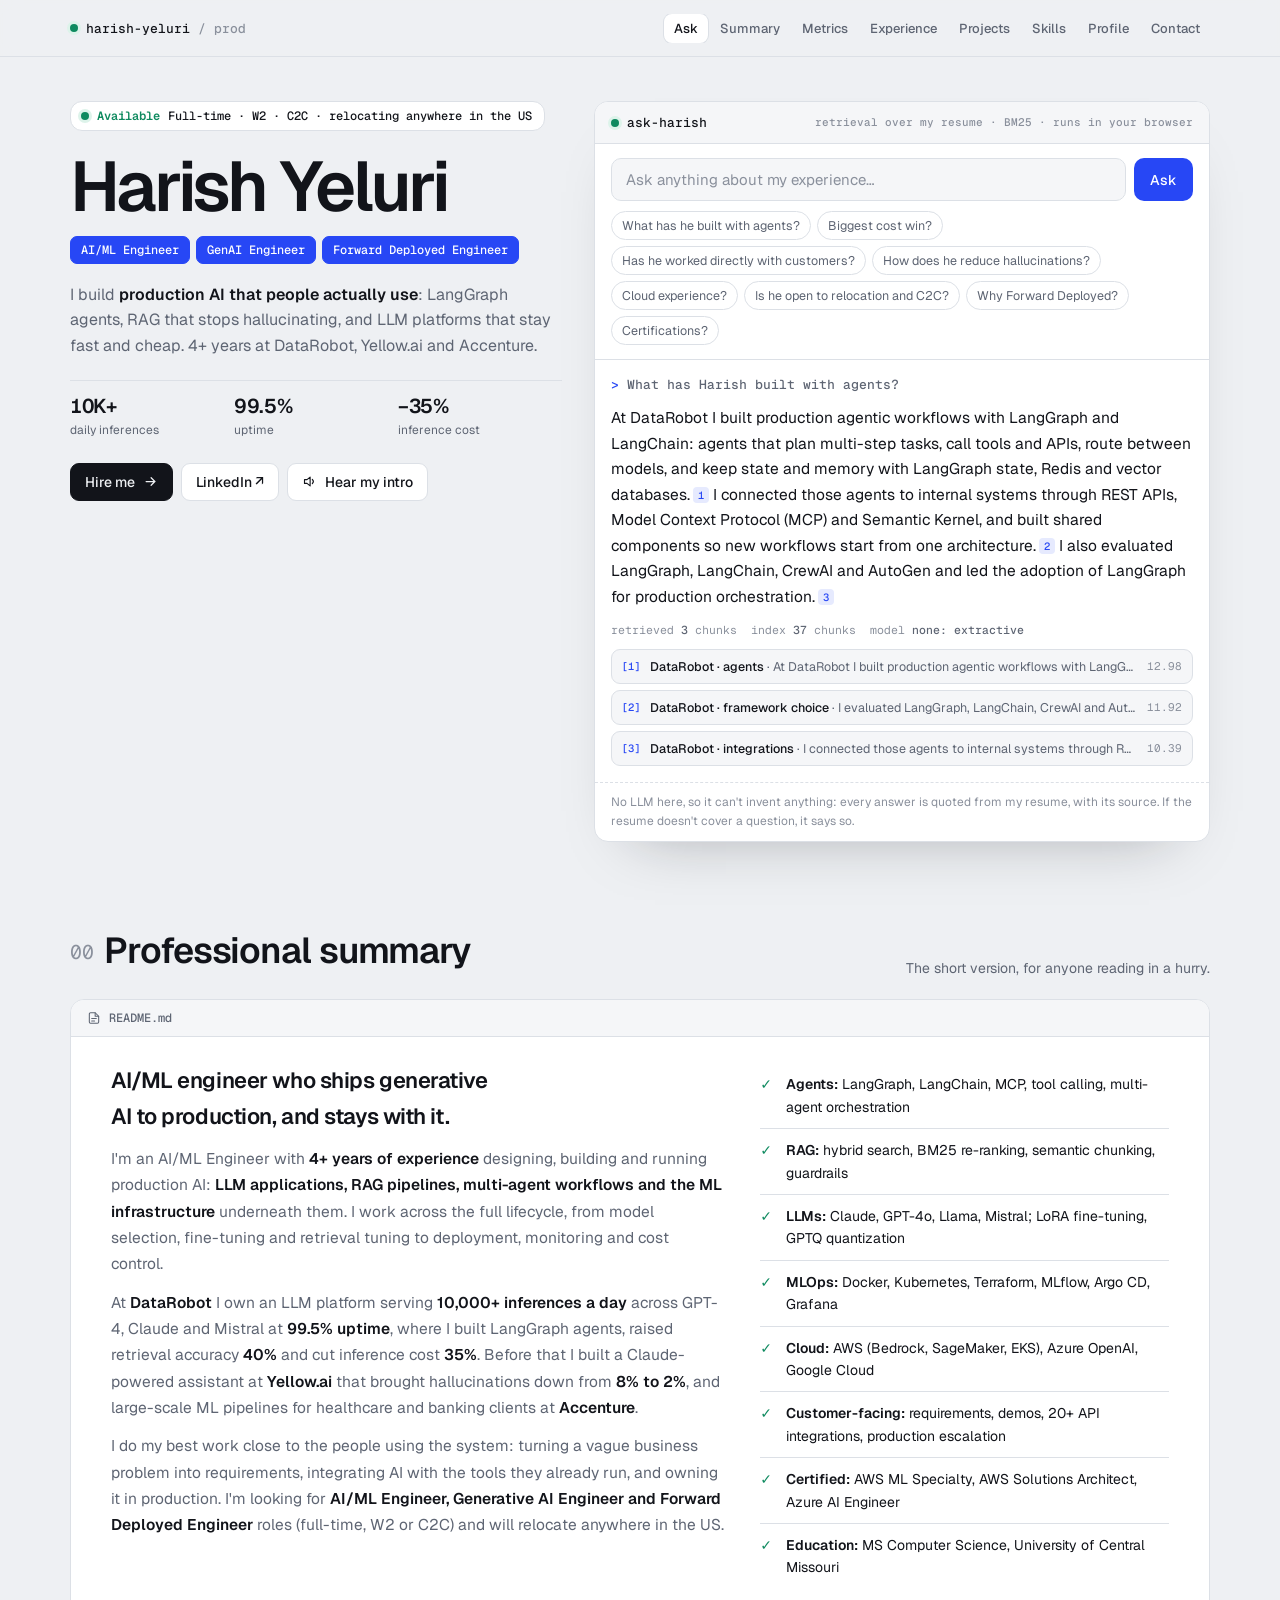
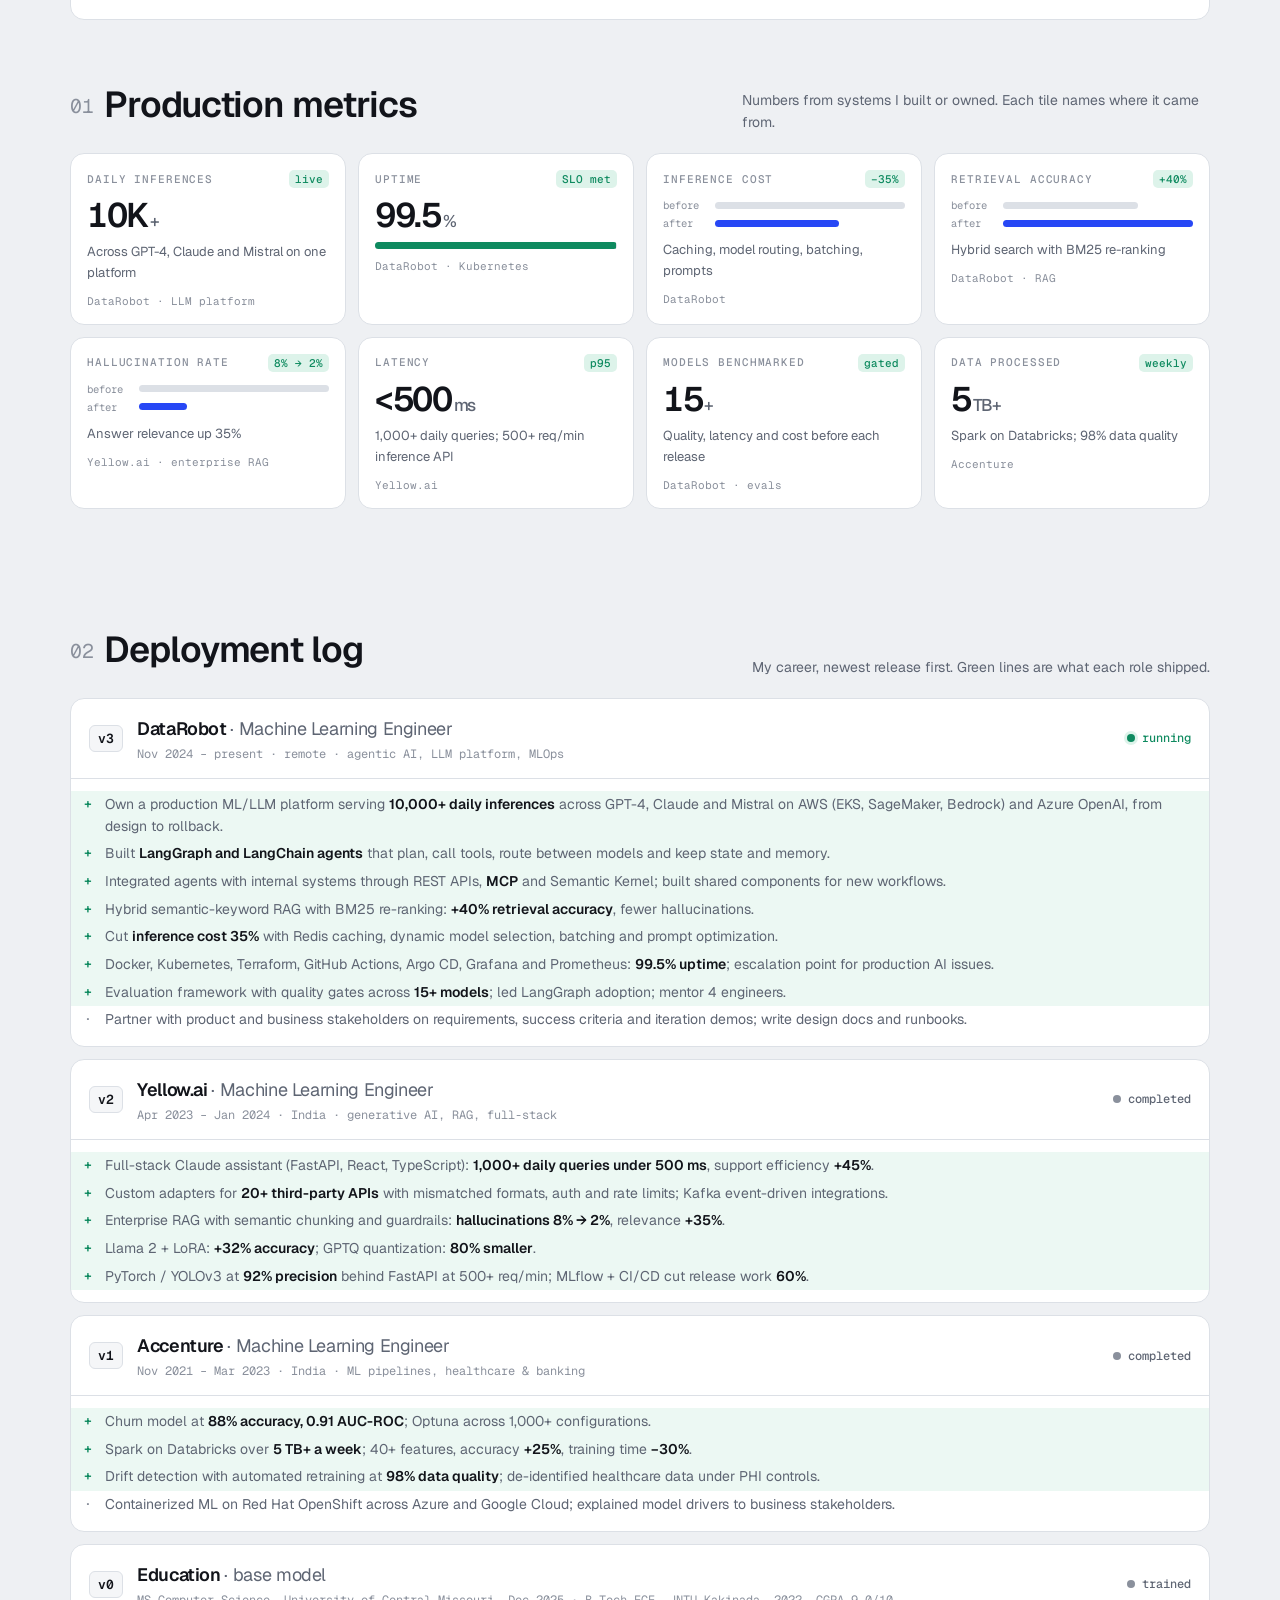
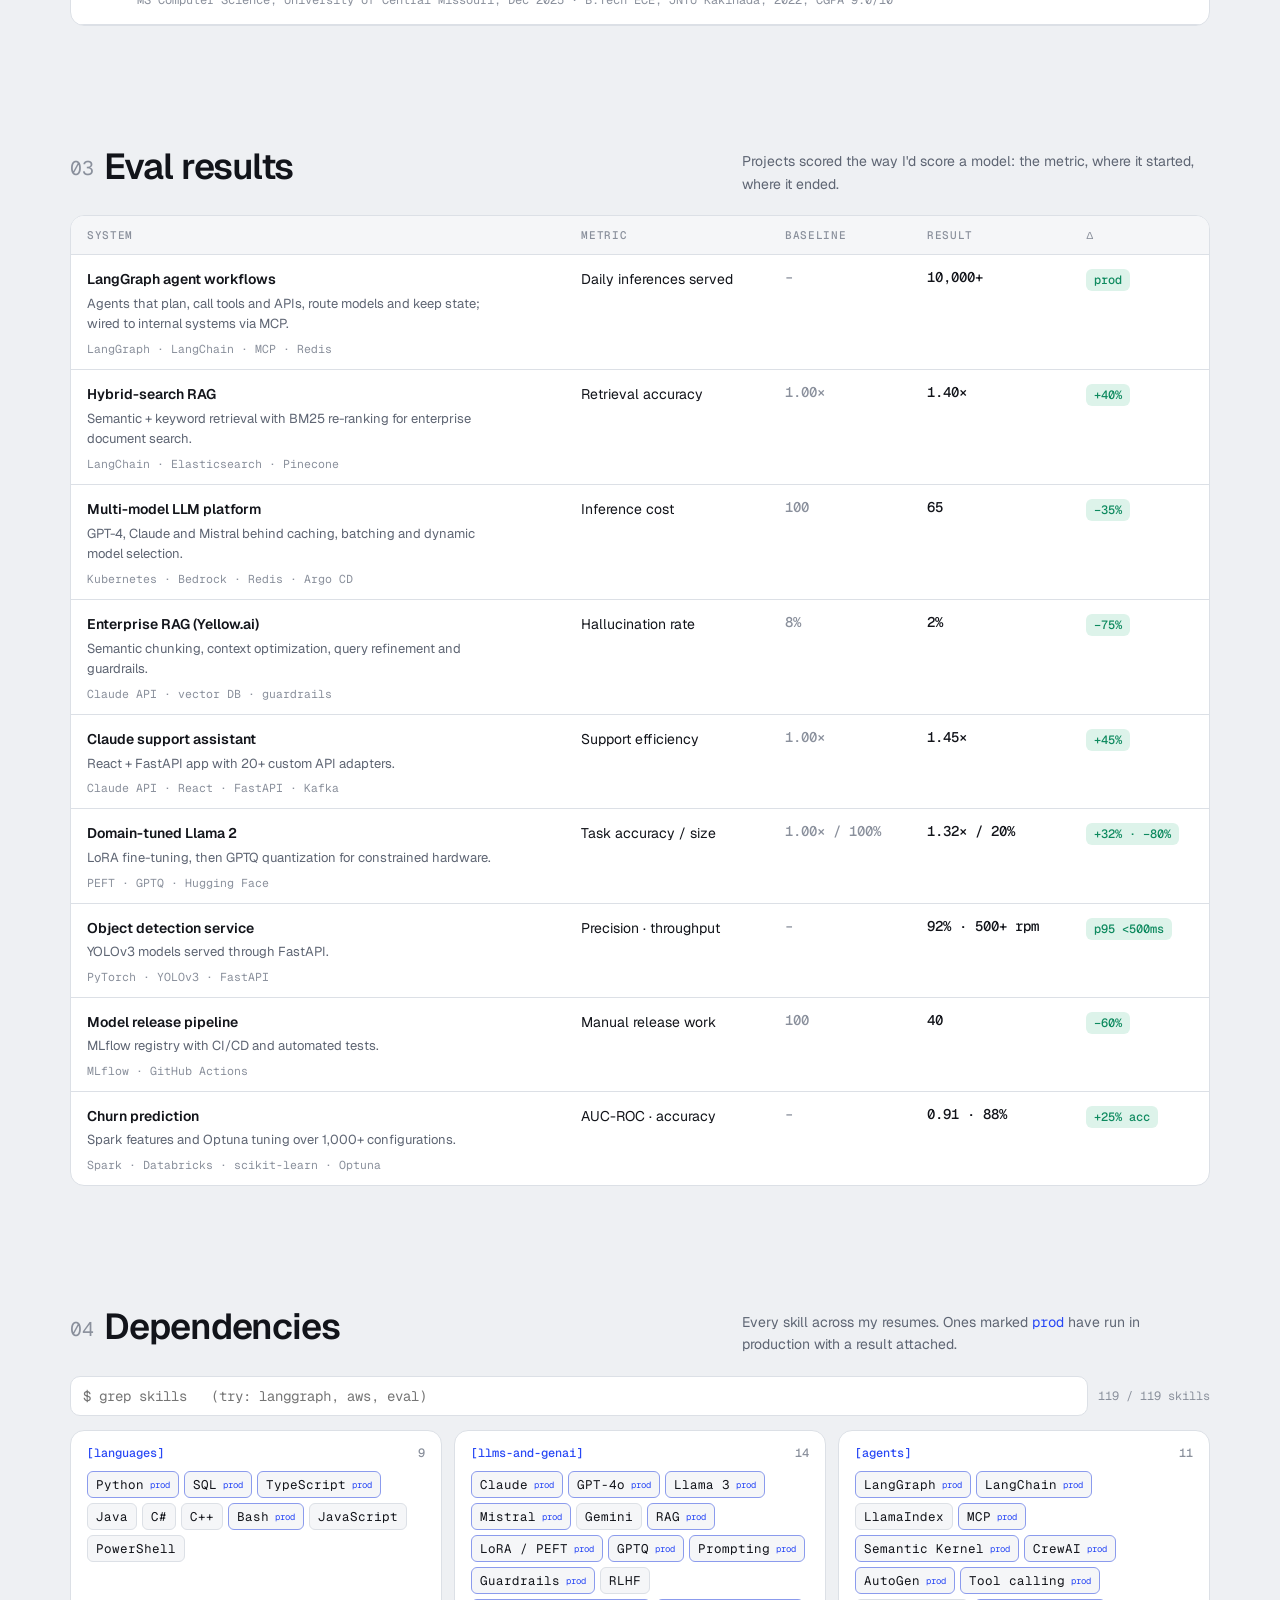
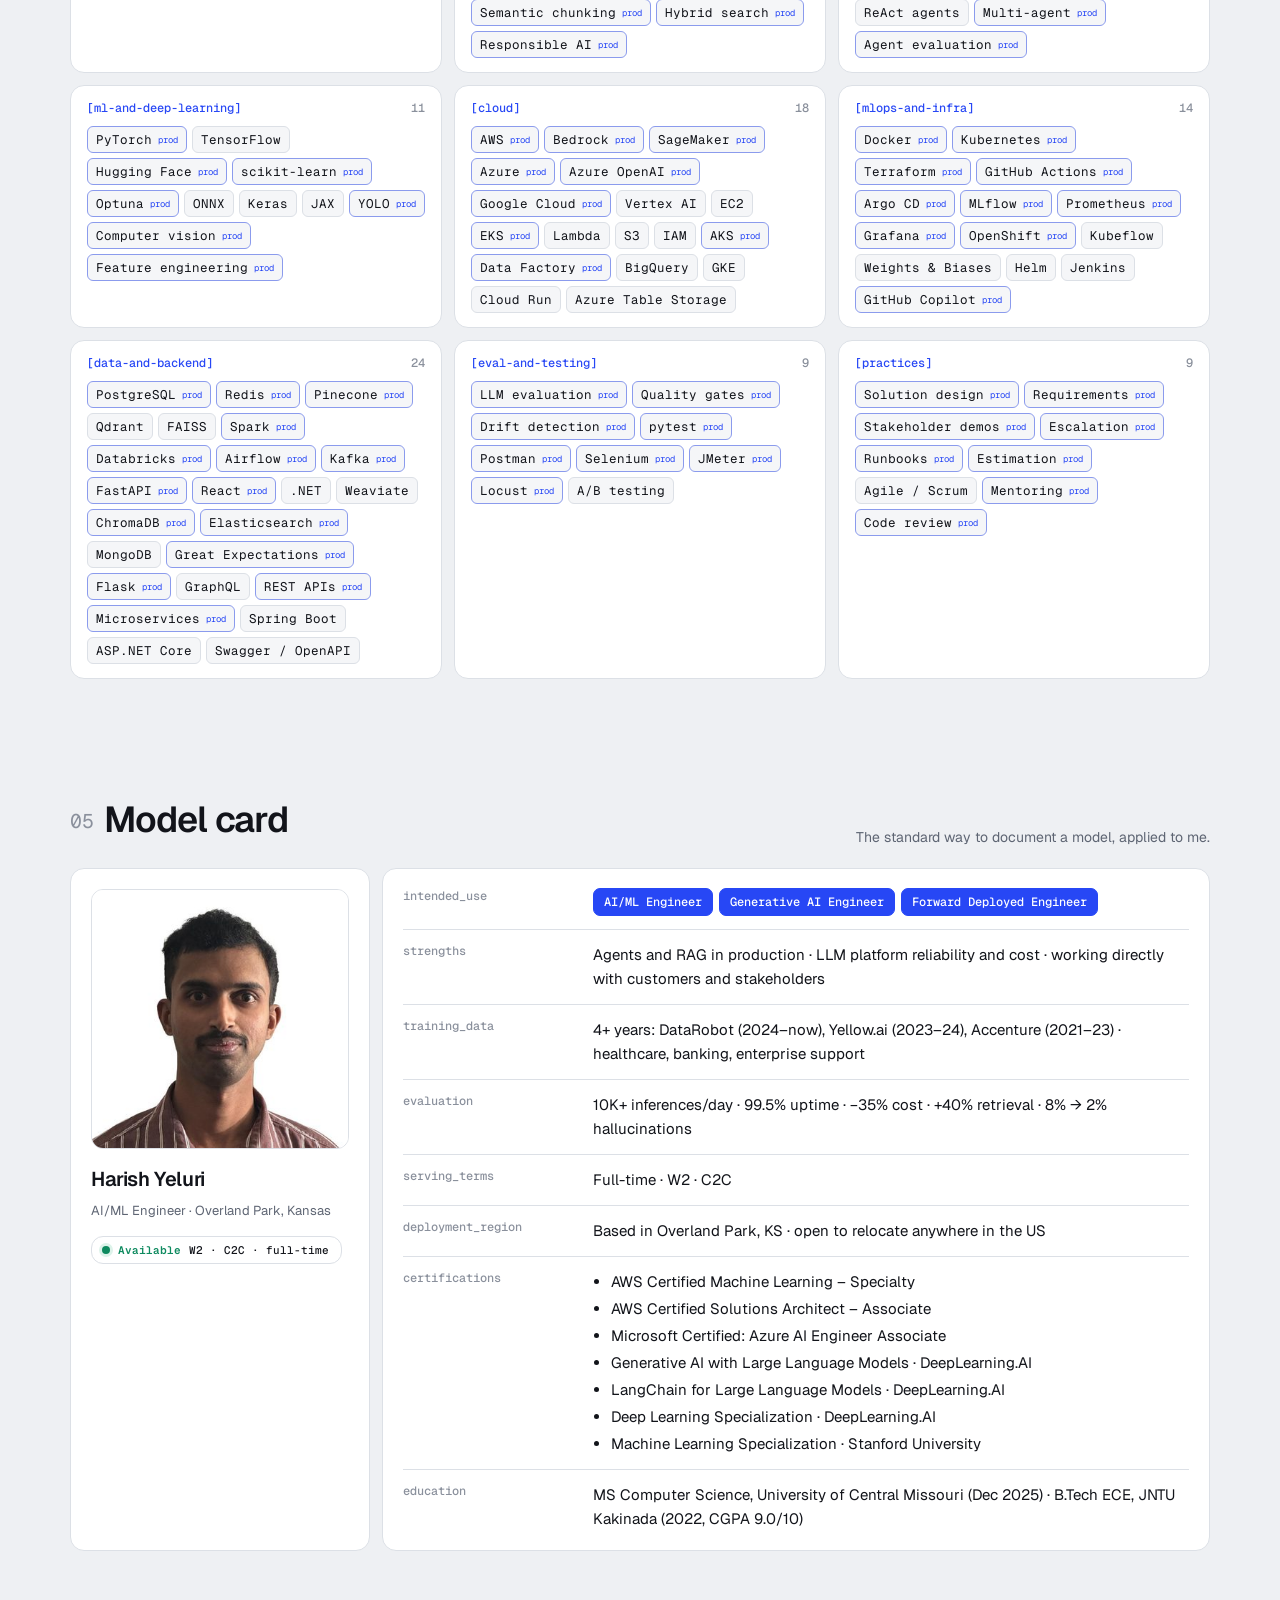
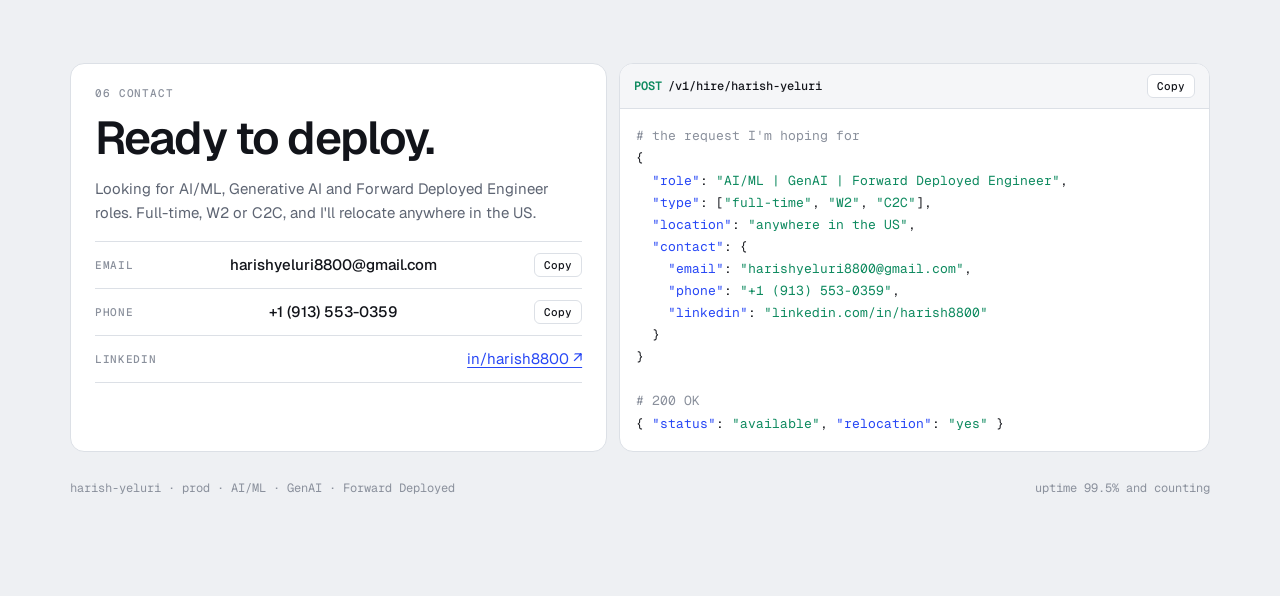
<file: harish-portfolio/harish-portfolio/index.html>
<!doctype html>
<html lang="en">
<head>
  <meta charset="utf-8">
  <meta name="viewport" content="width=device-width, initial-scale=1, viewport-fit=cover">
  <title>Harish Yeluri · AI/ML, GenAI & Forward Deployed Engineer</title>
  <meta name="description" content="Harish Yeluri: AI/ML, Generative AI and Forward Deployed Engineer. Production LLM platforms, LangGraph agents and RAG systems. 10K+ daily inferences, 99.5% uptime, 35% lower inference cost.">
  <meta property="og:title" content="Harish Yeluri · AI/ML Engineer">
  <meta property="og:description" content="Ask my resume anything. Production AI with real metrics.">
  <meta property="og:image" content="assets/harish-yeluri.jpg">
  <meta name="theme-color" content="#EEF0F3">
  <link rel="icon" href="assets/favicon.svg" type="image/svg+xml">
  <link rel="preconnect" href="https://fonts.googleapis.com">
  <link rel="preconnect" href="https://fonts.gstatic.com" crossorigin>
  <link rel="stylesheet" href="https://fonts.googleapis.com/css2?family=Geist:wght@400;500;600;700&family=Geist+Mono:wght@400;500;600&display=swap">
  <link rel="stylesheet" href="css/styles.css">
  <style>body{margin:0}img{max-width:100%}[hidden]{display:none!important}</style>
</head>
<body>
<header class="top">
  <div class="wrap">
    <a class="crumb" href="#top"><span class="dot live" aria-hidden="true"></span>harish-yeluri <span class="hide-sm">/ prod</span></a>
    <nav class="tabs" aria-label="Sections">
      <a href="#ask" data-sec="ask">Ask</a>
      <a href="#summary" data-sec="summary">Summary</a>
      <a href="#metrics" data-sec="metrics">Metrics</a>
      <a href="#deployments" data-sec="deployments">Experience</a>
      <a href="#evals" data-sec="evals">Projects</a>
      <a href="#stack" data-sec="stack">Skills</a>
      <a href="#card" data-sec="card">Profile</a>
      <a href="#hire" data-sec="hire">Contact</a>
    </nav>
  </div>
</header>

<main id="top">
  <div class="wrap">
    <section class="hero" id="ask">
      <div>
        <span class="status"><span class="dot live" aria-hidden="true"></span><b>Available</b><span>Full-time · W2 · C2C · relocating anywhere in the US</span></span>
        <h1>Harish Yeluri</h1>
        <div class="roles" aria-label="Target roles">
          <span class="chip acc">AI/ML Engineer</span><span class="chip acc">GenAI Engineer</span><span class="chip acc">Forward Deployed Engineer</span>
        </div>
        <p class="lede">I build <b>production AI that people actually use</b>: LangGraph agents, RAG that stops hallucinating, and LLM platforms that stay fast and cheap. 4+ years at DataRobot, Yellow.ai and Accenture.</p>
        <div class="hero-meta">
          <div><b>10K+</b><span>daily inferences</span></div>
          <div><b>99.5%</b><span>uptime</span></div>
          <div><b>−35%</b><span>inference cost</span></div>
        </div>
        <div class="btns">
          <a class="btn pri" href="#hire">Hire me <svg viewBox="0 0 24 24" fill="none" stroke="currentColor" stroke-width="2" stroke-linecap="round"><path d="M5 12h14M13 6l6 6-6 6"/></svg></a>
          <a class="btn" href="https://www.linkedin.com/in/harish8800/" target="_blank" rel="noopener">LinkedIn ↗</a>
          <button class="btn" type="button" id="introBtn" hidden><svg viewBox="0 0 24 24" fill="none" stroke="currentColor" stroke-width="1.8" stroke-linecap="round" stroke-linejoin="round"><path d="M4 9v6h4l5 4V5L8 9z"/><path d="M16.5 8.5a5 5 0 0 1 0 7"/></svg><span>Hear my intro</span></button>
        </div>
      </div>

      <div class="panel ask" aria-label="Ask about my experience">
        <div class="ask-head">
          <span class="t"><span class="dot" aria-hidden="true"></span>ask-harish</span>
          <span class="label">retrieval over my resume · BM25 · runs in your browser</span>
        </div>
        <form class="ask-form" id="askForm">
          <label for="askInput" class="label" style="position:absolute;left:-9999px">Ask a question</label>
          <input id="askInput" type="text" autocomplete="off" placeholder="Ask anything about my experience…">
          <button type="submit">Ask</button>
        </form>
        <div class="sugs" id="sugs"></div>
        <div class="answer" id="answer" aria-live="polite">
          <p class="q" id="aQ">What has Harish built with agents?</p>
          <p class="a" id="aA">At DataRobot I built production agentic workflows with LangGraph and LangChain: agents that plan multi-step tasks, call tools and APIs, route between models, and keep state and memory with LangGraph state, Redis and vector databases.<button class="cite" type="button" data-go="dep-dr">1</button> I connected those agents to internal systems through REST APIs, Model Context Protocol (MCP) and Semantic Kernel, and built shared components so new workflows start from one architecture.<button class="cite" type="button" data-go="dep-dr">2</button> I also evaluated LangGraph, LangChain, CrewAI and AutoGen and led the adoption of LangGraph for production orchestration.<button class="cite" type="button" data-go="dep-dr">3</button></p>
          <div class="trace" id="aTrace"><span>retrieved <b>3</b> chunks</span><span>index <b>48</b> chunks</span><span>model <b>none: extractive</b></span></div>
          <div class="srcs" id="aSrcs"></div>
        </div>
        <p class="note">No LLM here, so it can't invent anything: every answer is quoted from my resume, with its source. If the resume doesn't cover a question, it says so.</p>
      </div>
    </section>
  </div>

  <section class="sec" id="summary" style="padding-bottom:0">
    <div class="wrap">
      <div class="sec-head">
        <h2><code>00</code>Professional summary</h2>
        <p>The short version, for anyone reading in a hurry.</p>
      </div>
      <article class="panel readme">
        <div class="readme-head"><svg viewBox="0 0 24 24" fill="none" stroke="currentColor" stroke-width="1.8" stroke-linecap="round" stroke-linejoin="round" aria-hidden="true"><path d="M14 3H6a2 2 0 0 0-2 2v14a2 2 0 0 0 2 2h12a2 2 0 0 0 2-2V9z"/><path d="M14 3v6h6M8 13h8M8 17h5"/></svg>README.md</div>
        <div class="readme-body">
          <div>
            <h3>AI/ML engineer who ships generative AI to production, and stays with it.</h3>
            <p>I'm an AI/ML Engineer with <b>4+ years of experience</b> designing, building and running production AI: <b>LLM applications, RAG pipelines, multi-agent workflows and the ML infrastructure</b> underneath them. I work across the full lifecycle, from model selection, fine-tuning and retrieval tuning to deployment, monitoring and cost control.</p>
            <p>At <b>DataRobot</b> I own an LLM platform serving <b>10,000+ inferences a day</b> across GPT-4, Claude and Mistral at <b>99.5% uptime</b>, where I built LangGraph agents, raised retrieval accuracy <b>40%</b> and cut inference cost <b>35%</b>. Before that I built a Claude-powered assistant at <b>Yellow.ai</b> that brought hallucinations down from <b>8% to 2%</b>, and large-scale ML pipelines for healthcare and banking clients at <b>Accenture</b>.</p>
            <p>I do my best work close to the people using the system: turning a vague business problem into requirements, integrating AI with the tools they already run, and owning it in production. I'm looking for <b>AI/ML Engineer, Generative AI Engineer and Forward Deployed Engineer</b> roles (full-time, W2 or C2C) and will relocate anywhere in the US.</p>
          </div>
          <ul class="hl-list" aria-label="Highlights">
            <li><span><b>Agents:</b> LangGraph, LangChain, MCP, tool calling, multi-agent orchestration</span></li>
            <li><span><b>RAG:</b> hybrid search, BM25 re-ranking, semantic chunking, guardrails</span></li>
            <li><span><b>LLMs:</b> Claude, GPT-4o, Llama, Mistral; LoRA fine-tuning, GPTQ quantization</span></li>
            <li><span><b>MLOps:</b> Docker, Kubernetes, Terraform, MLflow, Argo CD, Grafana</span></li>
            <li><span><b>Cloud:</b> AWS (Bedrock, SageMaker, EKS), Azure OpenAI, Google Cloud</span></li>
            <li><span><b>Customer-facing:</b> requirements, demos, 20+ API integrations, production escalation</span></li>
            <li><span><b>Certified:</b> AWS ML Specialty, AWS Solutions Architect, Azure AI Engineer</span></li>
            <li><span><b>Education:</b> MS Computer Science, University of Central Missouri</span></li>
          </ul>
        </div>
      </article>
    </div>
  </section>

  <section class="sec" id="metrics">
    <div class="wrap">
      <div class="sec-head">
        <h2><code>01</code>Production metrics</h2>
        <p>Numbers from systems I built or owned. Each tile names where it came from.</p>
      </div>
      <div class="kpis">
        <div class="panel kpi"><div class="top-row"><span class="label">Daily inferences</span><span class="delta">live</span></div><div class="val">10K<small>+</small></div><p>Across GPT-4, Claude and Mistral on one platform</p><span class="src-tag">DataRobot · LLM platform</span></div>
        <div class="panel kpi"><div class="top-row"><span class="label">Uptime</span><span class="delta">SLO met</span></div><div class="val">99.5<small>%</small></div><div class="gauge" aria-hidden="true"><i style="width:99.5%"></i></div><span class="src-tag">DataRobot · Kubernetes</span></div>
        <div class="panel kpi"><div class="top-row"><span class="label">Inference cost</span><span class="delta">−35%</span></div><div class="mini" aria-hidden="true"><div>before<i style="width:100%"></i></div><div>after<i class="after" style="width:65%"></i></div></div><p>Caching, model routing, batching, prompts</p><span class="src-tag">DataRobot</span></div>
        <div class="panel kpi"><div class="top-row"><span class="label">Retrieval accuracy</span><span class="delta">+40%</span></div><div class="mini" aria-hidden="true"><div>before<i style="width:71%"></i></div><div>after<i class="after" style="width:100%"></i></div></div><p>Hybrid search with BM25 re-ranking</p><span class="src-tag">DataRobot · RAG</span></div>
        <div class="panel kpi"><div class="top-row"><span class="label">Hallucination rate</span><span class="delta">8% → 2%</span></div><div class="mini" aria-hidden="true"><div>before<i style="width:100%"></i></div><div>after<i class="after" style="width:25%"></i></div></div><p>Answer relevance up 35%</p><span class="src-tag">Yellow.ai · enterprise RAG</span></div>
        <div class="panel kpi"><div class="top-row"><span class="label">Latency</span><span class="delta">p95</span></div><div class="val">&lt;500<small>ms</small></div><p>1,000+ daily queries; 500+ req/min inference API</p><span class="src-tag">Yellow.ai</span></div>
        <div class="panel kpi"><div class="top-row"><span class="label">Models benchmarked</span><span class="delta">gated</span></div><div class="val">15<small>+</small></div><p>Quality, latency and cost before each release</p><span class="src-tag">DataRobot · evals</span></div>
        <div class="panel kpi"><div class="top-row"><span class="label">Data processed</span><span class="delta">weekly</span></div><div class="val">5<small>TB+</small></div><p>Spark on Databricks; 98% data quality</p><span class="src-tag">Accenture</span></div>
      </div>
    </div>
  </section>

  <section class="sec" id="deployments">
    <div class="wrap">
      <div class="sec-head">
        <h2><code>02</code>Deployment log</h2>
        <p>My career, newest release first. Green lines are what each role shipped.</p>
      </div>
      <div class="deploys">
        <article class="panel dep" id="dep-dr">
          <div class="dep-head">
            <span class="ver">v3</span>
            <div><h3>DataRobot <span>· Machine Learning Engineer</span></h3><p class="meta">Nov 2024 – present · remote · agentic AI, LLM platform, MLOps</p></div>
            <span class="state run"><span class="dot live" aria-hidden="true"></span>running</span>
          </div>
          <ul class="diff">
            <li class="add"><span>Own a production ML/LLM platform serving <b>10,000+ daily inferences</b> across GPT-4, Claude and Mistral on AWS (EKS, SageMaker, Bedrock) and Azure OpenAI, from design to rollback.</span></li>
            <li class="add"><span>Built <b>LangGraph and LangChain agents</b> that plan, call tools, route between models and keep state and memory.</span></li>
            <li class="add"><span>Integrated agents with internal systems through REST APIs, <b>MCP</b> and Semantic Kernel; built shared components for new workflows.</span></li>
            <li class="add"><span>Hybrid semantic-keyword RAG with BM25 re-ranking: <b>+40% retrieval accuracy</b>, fewer hallucinations.</span></li>
            <li class="add"><span>Cut <b>inference cost 35%</b> with Redis caching, dynamic model selection, batching and prompt optimization.</span></li>
            <li class="add"><span>Docker, Kubernetes, Terraform, GitHub Actions, Argo CD, Grafana and Prometheus: <b>99.5% uptime</b>; escalation point for production AI issues.</span></li>
            <li class="add"><span>Evaluation framework with quality gates across <b>15+ models</b>; led LangGraph adoption; mentor 4 engineers.</span></li>
            <li class="ctx"><span>Partner with product and business stakeholders on requirements, success criteria and iteration demos; write design docs and runbooks.</span></li>
          </ul>
        </article>
        <article class="panel dep" id="dep-ya">
          <div class="dep-head">
            <span class="ver">v2</span>
            <div><h3>Yellow.ai <span>· Machine Learning Engineer</span></h3><p class="meta">Apr 2023 – Jan 2024 · India · generative AI, RAG, full-stack</p></div>
            <span class="state"><span class="dot done" aria-hidden="true"></span>completed</span>
          </div>
          <ul class="diff">
            <li class="add"><span>Full-stack Claude assistant (FastAPI, React, TypeScript): <b>1,000+ daily queries under 500 ms</b>, support efficiency <b>+45%</b>.</span></li>
            <li class="add"><span>Custom adapters for <b>20+ third-party APIs</b> with mismatched formats, auth and rate limits; Kafka event-driven integrations.</span></li>
            <li class="add"><span>Enterprise RAG with semantic chunking and guardrails: <b>hallucinations 8% → 2%</b>, relevance <b>+35%</b>.</span></li>
            <li class="add"><span>Llama 2 + LoRA: <b>+32% accuracy</b>; GPTQ quantization: <b>80% smaller</b>.</span></li>
            <li class="add"><span>PyTorch / YOLOv3 at <b>92% precision</b> behind FastAPI at 500+ req/min; MLflow + CI/CD cut release work <b>60%</b>.</span></li>
          </ul>
        </article>
        <article class="panel dep" id="dep-ac">
          <div class="dep-head">
            <span class="ver">v1</span>
            <div><h3>Accenture <span>· Machine Learning Engineer</span></h3><p class="meta">Nov 2021 – Mar 2023 · India · ML pipelines, healthcare &amp; banking</p></div>
            <span class="state"><span class="dot done" aria-hidden="true"></span>completed</span>
          </div>
          <ul class="diff">
            <li class="add"><span>Churn model at <b>88% accuracy, 0.91 AUC-ROC</b>; Optuna across 1,000+ configurations.</span></li>
            <li class="add"><span>Spark on Databricks over <b>5 TB+ a week</b>; 40+ features, accuracy <b>+25%</b>, training time <b>−30%</b>.</span></li>
            <li class="add"><span>Drift detection with automated retraining at <b>98% data quality</b>; de-identified healthcare data under PHI controls.</span></li>
            <li class="ctx"><span>Containerized ML on Red Hat OpenShift across Azure and Google Cloud; explained model drivers to business stakeholders.</span></li>
          </ul>
        </article>
        <article class="panel dep" id="dep-edu">
          <div class="dep-head">
            <span class="ver">v0</span>
            <div><h3>Education <span>· base model</span></h3><p class="meta">MS Computer Science, University of Central Missouri, Dec 2025 · B.Tech ECE, JNTU Kakinada, 2022, CGPA 9.0/10</p></div>
            <span class="state"><span class="dot done" aria-hidden="true"></span>trained</span>
          </div>
        </article>
      </div>
    </div>
  </section>

  <section class="sec" id="evals">
    <div class="wrap">
      <div class="sec-head">
        <h2><code>03</code>Eval results</h2>
        <p>Projects scored the way I'd score a model: the metric, where it started, where it ended.</p>
      </div>
      <div class="panel tbl-wrap">
        <table>
          <thead><tr><th>System</th><th>Metric</th><th>Baseline</th><th>Result</th><th>Δ</th></tr></thead>
          <tbody>
            <tr><td><div class="sys">LangGraph agent workflows</div><div class="how">Agents that plan, call tools and APIs, route models and keep state; wired to internal systems via MCP.</div><div class="stack">LangGraph · LangChain · MCP · Redis</div></td><td>Daily inferences served</td><td class="num base">–</td><td class="num">10,000+</td><td><span class="pill">prod</span></td></tr>
            <tr><td><div class="sys">Hybrid-search RAG</div><div class="how">Semantic + keyword retrieval with BM25 re-ranking for enterprise document search.</div><div class="stack">LangChain · Elasticsearch · Pinecone</div></td><td>Retrieval accuracy</td><td class="num base">1.00×</td><td class="num">1.40×</td><td><span class="pill">+40%</span></td></tr>
            <tr><td><div class="sys">Multi-model LLM platform</div><div class="how">GPT-4, Claude and Mistral behind caching, batching and dynamic model selection.</div><div class="stack">Kubernetes · Bedrock · Redis · Argo CD</div></td><td>Inference cost</td><td class="num base">100</td><td class="num">65</td><td><span class="pill">−35%</span></td></tr>
            <tr><td><div class="sys">Enterprise RAG (Yellow.ai)</div><div class="how">Semantic chunking, context optimization, query refinement and guardrails.</div><div class="stack">Claude API · vector DB · guardrails</div></td><td>Hallucination rate</td><td class="num base">8%</td><td class="num">2%</td><td><span class="pill">−75%</span></td></tr>
            <tr><td><div class="sys">Claude support assistant</div><div class="how">React + FastAPI app with 20+ custom API adapters.</div><div class="stack">Claude API · React · FastAPI · Kafka</div></td><td>Support efficiency</td><td class="num base">1.00×</td><td class="num">1.45×</td><td><span class="pill">+45%</span></td></tr>
            <tr><td><div class="sys">Domain-tuned Llama 2</div><div class="how">LoRA fine-tuning, then GPTQ quantization for constrained hardware.</div><div class="stack">PEFT · GPTQ · Hugging Face</div></td><td>Task accuracy / size</td><td class="num base">1.00× / 100%</td><td class="num">1.32× / 20%</td><td><span class="pill">+32% · −80%</span></td></tr>
            <tr><td><div class="sys">Object detection service</div><div class="how">YOLOv3 models served through FastAPI.</div><div class="stack">PyTorch · YOLOv3 · FastAPI</div></td><td>Precision · throughput</td><td class="num base">–</td><td class="num">92% · 500+ rpm</td><td><span class="pill">p95 &lt;500ms</span></td></tr>
            <tr><td><div class="sys">Model release pipeline</div><div class="how">MLflow registry with CI/CD and automated tests.</div><div class="stack">MLflow · GitHub Actions</div></td><td>Manual release work</td><td class="num base">100</td><td class="num">40</td><td><span class="pill">−60%</span></td></tr>
            <tr><td><div class="sys">Churn prediction</div><div class="how">Spark features and Optuna tuning over 1,000+ configurations.</div><div class="stack">Spark · Databricks · scikit-learn · Optuna</div></td><td>AUC-ROC · accuracy</td><td class="num base">–</td><td class="num">0.91 · 88%</td><td><span class="pill">+25% acc</span></td></tr>
          </tbody>
        </table>
      </div>
    </div>
  </section>

  <section class="sec" id="stack">
    <div class="wrap">
      <div class="sec-head">
        <h2><code>04</code>Dependencies</h2>
        <p>Every skill across my resumes. Ones marked <code style="color:var(--accent)">prod</code> have run in production with a result attached.</p>
      </div>
      <div class="stack-tools">
        <label for="skillQ" class="label" style="position:absolute;left:-9999px">Filter skills</label>
        <input id="skillQ" type="search" placeholder="$ grep skills   (try: langgraph, aws, eval)" autocomplete="off">
        <span class="count" id="skillCount"></span>
      </div>
      <div class="manifest" id="manifest"></div>
    </div>
  </section>

  <section class="sec" id="card">
    <div class="wrap">
      <div class="sec-head">
        <h2><code>05</code>Model card</h2>
        <p>The standard way to document a model, applied to me.</p>
      </div>
      <div class="card-grid">
        <div class="panel idc">
          <img src="assets/harish-yeluri.jpg" alt="Portrait of Harish Yeluri" width="260" height="260">
          <div><h3>Harish Yeluri</h3></div>
          <p class="sub">AI/ML Engineer · Overland Park, Kansas</p>
          <span class="status" style="font-size:11px"><span class="dot live" aria-hidden="true"></span><b>Available</b><span>W2 · C2C · full-time</span></span>
        </div>
        <div class="panel mc">
          <dl>
            <dt>intended_use</dt><dd><div class="chips"><span class="chip acc">AI/ML Engineer</span><span class="chip acc">Generative AI Engineer</span><span class="chip acc">Forward Deployed Engineer</span></div></dd>
            <dt>strengths</dt><dd>Agents and RAG in production · LLM platform reliability and cost · working directly with customers and stakeholders</dd>
            <dt>training_data</dt><dd>4+ years: DataRobot (2024–now), Yellow.ai (2023–24), Accenture (2021–23) · healthcare, banking, enterprise support</dd>
            <dt>evaluation</dt><dd>10K+ inferences/day · 99.5% uptime · −35% cost · +40% retrieval · 8% → 2% hallucinations</dd>
            <dt>serving_terms</dt><dd>Full-time · W2 · C2C</dd>
            <dt>deployment_region</dt><dd>Based in Overland Park, KS · open to relocate anywhere in the US</dd>
            <dt>certifications</dt><dd><ul>
              <li>AWS Certified Machine Learning – Specialty</li>
              <li>AWS Certified Solutions Architect – Associate</li>
              <li>Microsoft Certified: Azure AI Engineer Associate</li>
              <li>Generative AI with Large Language Models · DeepLearning.AI</li>
              <li>LangChain for Large Language Models · DeepLearning.AI</li>
              <li>Deep Learning Specialization · DeepLearning.AI</li>
              <li>Machine Learning Specialization · Stanford University</li>
            </ul></dd>
            <dt>education</dt><dd>MS Computer Science, University of Central Missouri (Dec 2025) · B.Tech ECE, JNTU Kakinada (2022, CGPA 9.0/10)</dd>
          </dl>
        </div>
      </div>
    </div>
  </section>

  <section class="sec" id="hire">
    <div class="wrap">
      <div class="hire">
        <div class="panel hire-l">
          <span class="label"><code>06</code> Contact</span>
          <h2>Ready to deploy.</h2>
          <p>Looking for AI/ML, Generative AI and Forward Deployed Engineer roles. Full-time, W2 or C2C, and I'll relocate anywhere in the US.</p>
          <div class="contact-rows">
            <div><span>Email</span><b id="email">harishyeluri8800@gmail.com</b><button class="cbtn" type="button" data-copy="email">Copy</button></div>
            <div><span>Phone</span><b id="phone">+1 (913) 553-0359</b><button class="cbtn" type="button" data-copy="phone">Copy</button></div>
            <div><span>LinkedIn</span><a href="https://www.linkedin.com/in/harish8800/" target="_blank" rel="noopener">in/harish8800 ↗</a></div>
          </div>
        </div>
        <div class="panel req">
          <div class="req-head"><span><span class="m">POST</span>/v1/hire/harish-yeluri</span><button class="cbtn" type="button" data-copy="reqBody">Copy</button></div>
<pre id="reqBody"><span class="c"># the request I'm hoping for</span>
{
  <span class="k">"role"</span>: <span class="s">"AI/ML | GenAI | Forward Deployed Engineer"</span>,
  <span class="k">"type"</span>: [<span class="s">"full-time"</span>, <span class="s">"W2"</span>, <span class="s">"C2C"</span>],
  <span class="k">"location"</span>: <span class="s">"anywhere in the US"</span>,
  <span class="k">"contact"</span>: {
    <span class="k">"email"</span>: <span class="s">"harishyeluri8800@gmail.com"</span>,
    <span class="k">"phone"</span>: <span class="s">"+1 (913) 553-0359"</span>,
    <span class="k">"linkedin"</span>: <span class="s">"linkedin.com/in/harish8800"</span>
  }
}

<span class="c"># 200 OK</span>
{ <span class="k">"status"</span>: <span class="s">"available"</span>, <span class="k">"relocation"</span>: <span class="s">"yes"</span> }</pre>
        </div>
      </div>
      <footer><span>harish-yeluri · prod · AI/ML · GenAI · Forward Deployed</span><span>uptime 99.5% and counting</span></footer>
    </div>
  </section>
</main>

<script src="js/skills.js"></script>
<script src="js/app.js"></script>
</body>
</html>
</file>
<file: harish-portfolio/harish-portfolio/css/styles.css>
/* Harish Yeluri · portfolio styles */
/* Layout: the portfolio as a production AI console. Ask box (in-browser BM25 over the resume) up top, then metrics, deployment log, eval table, dependency manifest, model card, hire endpoint. */
:root {
  --bg: #EEF0F3;
  --panel: #FFFFFF;
  --sunk: #F5F6F8;
  --ink: #12141A;
  --muted: #5E6573;
  --faint: #8A909C;
  --line: #DCE0E6;
  --accent: #2747F5;
  --accent-soft: #E6EAFE;
  --ok: #0E8A5F;
  --ok-soft: #DDF3EA;
  --warn: #B26A00;
  --hl: #FFF2B8;
  --on-accent: #FFFFFF;
  --sans: "Geist", "Segoe UI", system-ui, sans-serif;
  --mono: "Geist Mono", ui-monospace, "SFMono-Regular", Menlo, monospace;
}
@media (prefers-color-scheme: dark) {
  :root:not([data-theme="light"]) {
    --bg: #0C0E12; --panel: #14171D; --sunk: #191D24; --ink: #ECEEF2; --muted: #9AA1AE; --faint: #6D7480;
    --line: #262B34; --accent: #7D92FF; --accent-soft: #1C2347; --ok: #3DD29A; --ok-soft: #12302A; --warn: #F0B04A; --hl: #4A3F12; --on-accent: #0C0E12;
    color-scheme: dark;
  }
}
:root[data-theme="dark"] {
  --bg: #0C0E12; --panel: #14171D; --sunk: #191D24; --ink: #ECEEF2; --muted: #9AA1AE; --faint: #6D7480;
  --line: #262B34; --accent: #7D92FF; --accent-soft: #1C2347; --ok: #3DD29A; --ok-soft: #12302A; --warn: #F0B04A; --hl: #4A3F12; --on-accent: #0C0E12;
  color-scheme: dark;
}
* { box-sizing: border-box; }
html { scroll-behavior: smooth; }
@media (prefers-reduced-motion: reduce) { html { scroll-behavior: auto; } }
body { background: var(--bg); color: var(--ink); font: 15px/1.6 var(--sans); }
a { color: var(--accent); text-underline-offset: 3px; }
a:focus-visible, button:focus-visible, input:focus-visible, summary:focus-visible { outline: 2px solid var(--accent); outline-offset: 2px; border-radius: 6px; }
h1, h2, h3 { margin: 0; text-wrap: balance; font-weight: 600; }
p { margin: 0; }
code, .mono { font-family: var(--mono); }
.wrap { max-width: 1180px; margin: 0 auto; padding-inline: 20px; }
.label { font: 500 11px/1 var(--mono); letter-spacing: .08em; text-transform: uppercase; color: var(--faint); }
.panel { background: var(--panel); border: 1px solid var(--line); border-radius: 14px; }
.dot { width: 8px; height: 8px; border-radius: 50%; background: var(--ok); display: inline-block; box-shadow: 0 0 0 3px var(--ok-soft); flex: none; }
@media (prefers-reduced-motion: no-preference) { .dot.live { animation: pulse 2s ease-in-out infinite; } @keyframes pulse { 50% { box-shadow: 0 0 0 6px var(--ok-soft); } } }

/* Top bar */
.top { position: sticky; top: env(safe-area-inset-top, 0px); z-index: 30; background: color-mix(in srgb, var(--bg) 85%, transparent); backdrop-filter: blur(10px); -webkit-backdrop-filter: blur(10px); border-bottom: 1px solid var(--line); }
.top .wrap { display: flex; align-items: center; gap: 18px; height: 56px; }
.crumb { font: 500 13px var(--mono); display: flex; align-items: center; gap: 8px; white-space: nowrap; text-decoration: none; color: var(--ink); }
.crumb span { color: var(--faint); }
.tabs { display: flex; gap: 2px; overflow-x: auto; scrollbar-width: none; min-width: 0; flex: 1; }
.tabs a:first-child { margin-left: auto; }
.tabs::-webkit-scrollbar { display: none; }
.tabs a { font: 500 13px var(--sans); color: var(--muted); text-decoration: none; padding: 6px 10px; border-radius: 8px; white-space: nowrap; }
.tabs a:hover { color: var(--ink); background: var(--sunk); }
.tabs a.on { color: var(--ink); background: var(--panel); box-shadow: 0 0 0 1px var(--line); }

/* Hero */
.hero { padding-block: 44px 24px; display: grid; grid-template-columns: minmax(0, 1fr) minmax(0, 1.25fr); gap: 32px; align-items: start; }
.status { display: inline-flex; align-items: center; gap: 8px; font: 500 12px var(--mono); padding: 6px 12px 6px 10px; border-radius: 12px; background: var(--panel); border: 1px solid var(--line); max-width: 100%; }
.status span:last-child { min-width: 0; }
.status b { font-weight: 600; color: var(--ok); }
.hero h1 { margin-top: 22px; font-size: clamp(42px, 5.6vw, 70px); line-height: .98; letter-spacing: -.045em; font-weight: 600; }
.hero .roles { margin-top: 14px; display: flex; flex-wrap: wrap; gap: 6px; }
.chip { font: 500 12px var(--mono); padding: 5px 10px; border-radius: 7px; background: var(--panel); border: 1px solid var(--line); color: var(--ink); }
.chip.acc { background: var(--accent); color: var(--on-accent); border-color: var(--accent); }
.hero .lede { margin-top: 18px; color: var(--muted); font-size: 16px; max-width: 46ch; }
.hero .lede b { color: var(--ink); font-weight: 600; }
.hero-meta { margin-top: 22px; display: grid; grid-template-columns: repeat(3, minmax(0, 1fr)); border-top: 1px solid var(--line); }
.hero-meta div { padding: 12px 12px 0 0; display: grid; gap: 2px; min-width: 0; }
.hero-meta b { font: 600 20px var(--sans); letter-spacing: -.02em; font-variant-numeric: tabular-nums; }
.hero-meta span { font-size: 12px; color: var(--muted); }
.btns { margin-top: 22px; display: flex; gap: 8px; flex-wrap: wrap; }
.btn { display: inline-flex; align-items: center; gap: 8px; padding: 9px 14px; border-radius: 9px; font: 500 14px var(--sans); text-decoration: none; cursor: pointer; border: 1px solid var(--line); background: var(--panel); color: var(--ink); }
.btn:hover { border-color: var(--accent); }
.btn.pri { background: var(--ink); color: var(--bg); border-color: var(--ink); }
.btn svg { width: 15px; height: 15px; }

/* Ask console */
.ask { overflow: hidden; box-shadow: 0 30px 60px -40px rgba(18,20,26,.35); }
.ask-head { display: flex; align-items: center; justify-content: space-between; gap: 10px; padding: 12px 16px; border-bottom: 1px solid var(--line); background: var(--sunk); flex-wrap: wrap; }
.ask-head .t { display: flex; align-items: center; gap: 8px; font: 500 13px var(--mono); }
.ask-head .label { text-transform: none; letter-spacing: 0; }
.ask-form { display: flex; gap: 8px; padding: 14px 16px 10px; }
.ask-form input { flex: 1; min-width: 0; font: 400 15px var(--sans); padding: 11px 14px; border-radius: 10px; border: 1px solid var(--line); background: var(--sunk); color: var(--ink); }
.ask-form input::placeholder { color: var(--faint); }
.ask-form button { font: 500 14px var(--sans); padding: 0 16px; border-radius: 10px; border: 0; background: var(--accent); color: var(--on-accent); cursor: pointer; }
.sugs { display: flex; gap: 6px; flex-wrap: wrap; padding: 0 16px 14px; }
.sugs button { font: 400 12.5px var(--sans); padding: 5px 10px; border-radius: 999px; border: 1px solid var(--line); background: transparent; color: var(--muted); cursor: pointer; }
.sugs button:hover { color: var(--ink); border-color: var(--accent); }
.answer { border-top: 1px solid var(--line); padding: 16px; display: grid; gap: 12px; min-height: 230px; align-content: start; }
.q { font: 500 13px var(--mono); color: var(--muted); }
.q::before { content: "> "; color: var(--accent); }
.a { font-size: 15.5px; line-height: 1.65; }
.a .cite { font: 500 10.5px var(--mono); color: var(--accent); background: var(--accent-soft); padding: 1px 5px; border-radius: 4px; margin-left: 3px; vertical-align: 1px; cursor: pointer; border: 0; }
.a .caret { display: inline-block; width: 7px; height: 1.05em; background: var(--accent); vertical-align: -2px; margin-left: 2px; }
.trace { display: flex; gap: 14px; flex-wrap: wrap; font: 400 11.5px var(--mono); color: var(--faint); }
.trace b { color: var(--muted); font-weight: 500; }
.srcs { display: grid; gap: 6px; }
.src { display: grid; grid-template-columns: auto minmax(0, 1fr) auto; gap: 10px; align-items: center; padding: 8px 10px; border-radius: 9px; background: var(--sunk); border: 1px solid var(--line); font-size: 12.5px; text-align: left; cursor: pointer; color: var(--ink); font-family: var(--sans); }
.src:hover { border-color: var(--accent); }
.src .n { font: 500 10.5px var(--mono); color: var(--accent); }
.src .s { overflow: hidden; text-overflow: ellipsis; white-space: nowrap; color: var(--muted); }
.src .s b { color: var(--ink); font-weight: 500; }
.src .sc { font: 400 11px var(--mono); color: var(--faint); font-variant-numeric: tabular-nums; }
.note { font-size: 12px; color: var(--faint); padding: 10px 16px; border-top: 1px dashed var(--line); }

/* Sections */
section.sec { padding-block: 56px; }
.sec-head { display: flex; align-items: end; justify-content: space-between; gap: 16px; flex-wrap: wrap; margin-bottom: 20px; }
.sec-head h2 { font-size: clamp(26px, 3.2vw, 36px); letter-spacing: -.03em; }
.sec-head h2 code { font-size: .55em; color: var(--faint); font-weight: 400; margin-right: 10px; vertical-align: middle; letter-spacing: 0; }
.sec-head p { color: var(--muted); max-width: 52ch; font-size: 14px; }
.flash { animation: flash 1.6s ease-out; }
@keyframes flash { 0%, 30% { background: var(--hl); } 100% { background: transparent; } }

/* Summary */
.readme { overflow: hidden; }
.readme-head { display: flex; align-items: center; gap: 8px; padding: 10px 16px; border-bottom: 1px solid var(--line); background: var(--sunk); font: 500 12px var(--mono); color: var(--muted); }
.readme-head svg { width: 14px; height: 14px; }
.readme-body { padding: 26px clamp(18px, 4vw, 40px) 30px; display: grid; grid-template-columns: minmax(0, 1.5fr) minmax(0, 1fr); gap: 36px; }
.readme-body h3 { font-size: 22px; letter-spacing: -.02em; margin-bottom: 12px; }
.readme-body p { color: var(--muted); font-size: 15.5px; line-height: 1.7; max-width: 66ch; }
.readme-body p + p { margin-top: 12px; }
.readme-body p b { color: var(--ink); font-weight: 600; }
.hl-list { list-style: none; margin: 0; padding: 0; display: grid; gap: 0; align-content: start; }
.hl-list li { display: grid; grid-template-columns: 18px minmax(0, 1fr); gap: 8px; padding: 10px 0; border-bottom: 1px solid var(--line); font-size: 14px; }
.hl-list li:last-child { border-bottom: 0; }
.hl-list li::before { content: "✓"; color: var(--ok); font-weight: 600; }
.hl-list b { font-weight: 600; }

/* Metrics */
.kpis { display: grid; grid-template-columns: repeat(4, minmax(0, 1fr)); gap: 12px; }
.kpi { padding: 16px; display: grid; gap: 10px; align-content: start; }
.kpi .top-row { display: flex; justify-content: space-between; align-items: center; gap: 8px; }
.kpi .val { font: 600 34px/1 var(--sans); letter-spacing: -.04em; font-variant-numeric: tabular-nums; }
.kpi .val small { font-size: .5em; color: var(--muted); font-weight: 500; margin-left: 2px; }
.kpi p { font-size: 13px; color: var(--muted); }
.kpi .src-tag { font: 400 11px var(--mono); color: var(--faint); }
.delta { font: 500 11px var(--mono); padding: 2px 6px; border-radius: 5px; background: var(--ok-soft); color: var(--ok); white-space: nowrap; }
.mini { display: grid; gap: 4px; }
.mini div { display: grid; grid-template-columns: 44px minmax(0, 1fr); gap: 8px; align-items: center; font: 400 10.5px var(--mono); color: var(--faint); }
.mini i { display: block; height: 7px; border-radius: 4px; background: var(--line); }
.mini i.after { background: var(--accent); }
.gauge { height: 7px; border-radius: 4px; background: var(--line); overflow: hidden; }
.gauge i { display: block; height: 100%; background: var(--ok); }

/* Deployments */
.deploys { display: grid; gap: 12px; }
.dep { padding: 0; overflow: hidden; }
.dep-head { display: grid; grid-template-columns: auto minmax(0, 1fr) auto; gap: 14px; align-items: center; padding: 16px 18px; border-bottom: 1px solid var(--line); }
.ver { font: 600 13px var(--mono); padding: 4px 8px; border-radius: 6px; background: var(--sunk); border: 1px solid var(--line); }
.dep-head h3 { font-size: 18px; letter-spacing: -.02em; }
.dep-head h3 span { color: var(--muted); font-weight: 400; }
.dep-head .meta { font: 400 12px var(--mono); color: var(--faint); margin-top: 2px; }
.state { display: inline-flex; align-items: center; gap: 7px; font: 500 12px var(--mono); color: var(--muted); white-space: nowrap; }
.state.run { color: var(--ok); }
.state .dot.done { background: var(--faint); box-shadow: none; }
.diff { margin: 0; padding: 12px 0; list-style: none; font: 400 13px/1.55 var(--mono); }
.diff li { display: grid; grid-template-columns: 34px minmax(0, 1fr); padding: 3px 18px 3px 0; }
.diff li::before { content: "+"; text-align: center; color: var(--ok); font-weight: 600; }
.diff li.ctx::before { content: "·"; color: var(--faint); }
.diff li span { min-width: 0; overflow-wrap: anywhere; color: var(--muted); font-family: var(--sans); font-size: 14px; }
.diff li b { color: var(--ink); font-weight: 600; }
.diff li.add { background: color-mix(in srgb, var(--ok-soft) 55%, transparent); }

/* Evals */
.tbl-wrap { overflow-x: auto; }
table { width: 100%; border-collapse: collapse; font-size: 14px; min-width: 760px; }
th { text-align: left; font: 500 11px var(--mono); letter-spacing: .06em; text-transform: uppercase; color: var(--faint); padding: 12px 16px; border-bottom: 1px solid var(--line); background: var(--sunk); }
td { padding: 13px 16px; border-bottom: 1px solid var(--line); vertical-align: top; }
tr:last-child td { border-bottom: 0; }
td.num { font: 500 14px var(--mono); font-variant-numeric: tabular-nums; white-space: nowrap; }
td.base { color: var(--faint); }
td .sys { font-weight: 600; }
td .how { color: var(--muted); font-size: 13px; margin-top: 3px; max-width: 46ch; }
td .stack { font: 400 11.5px var(--mono); color: var(--faint); margin-top: 6px; }
.pill { font: 500 12px var(--mono); padding: 3px 8px; border-radius: 6px; background: var(--ok-soft); color: var(--ok); white-space: nowrap; }

/* Stack */
.stack-tools { display: flex; gap: 10px; flex-wrap: wrap; align-items: center; margin-bottom: 14px; }
.stack-tools input { flex: 1 1 260px; min-width: 0; font: 400 14px var(--mono); padding: 10px 12px; border-radius: 10px; border: 1px solid var(--line); background: var(--panel); color: var(--ink); }
.stack-tools .count { font: 400 12px var(--mono); color: var(--faint); }
.manifest { display: grid; grid-template-columns: repeat(3, minmax(0, 1fr)); gap: 12px; }
.group { padding: 14px 16px; }
.group h3 { font: 500 12px var(--mono); color: var(--accent); margin-bottom: 10px; display: flex; justify-content: space-between; }
.group h3 span { color: var(--faint); }
.deps { display: flex; flex-wrap: wrap; gap: 5px; }
.dep-chip { font: 400 12.5px var(--mono); padding: 4px 8px; border-radius: 6px; background: var(--sunk); border: 1px solid var(--line); cursor: default; position: relative; }
.dep-chip.prod { border-color: color-mix(in srgb, var(--accent) 45%, var(--line)); }
.dep-chip.prod::after { content: "prod"; font-size: 9px; color: var(--accent); margin-left: 6px; vertical-align: 1px; }
.dep-chip.match { background: var(--hl); }
.group.empty { display: none; }

/* Model card */
.card-grid { display: grid; grid-template-columns: minmax(0, 300px) minmax(0, 1fr); gap: 12px; }
.idc { padding: 20px; display: grid; gap: 14px; align-content: start; justify-items: start; }
.idc img { width: 100%; max-width: 260px; aspect-ratio: 1; object-fit: cover; border-radius: 12px; border: 1px solid var(--line); }
.idc h3 { font-size: 20px; letter-spacing: -.02em; }
.idc .sub { color: var(--muted); font-size: 13px; margin-top: -8px; }
.mc { padding: 6px 20px; }
.mc dl { margin: 0; display: grid; grid-template-columns: 190px minmax(0, 1fr); }
.mc dt, .mc dd { padding: 13px 0; border-bottom: 1px solid var(--line); }
.mc dt { font: 500 12px var(--mono); color: var(--faint); padding-right: 12px; }
.mc dd { margin: 0; min-width: 0; }
.mc dl > :nth-last-child(-n+2) { border-bottom: 0; }
.mc ul { margin: 0; padding-left: 18px; display: grid; gap: 3px; }
.mc .chips { display: flex; flex-wrap: wrap; gap: 6px; }

/* Hire endpoint */
.hire { display: grid; grid-template-columns: minmax(0, 1fr) minmax(0, 1.1fr); gap: 12px; }
.hire-l { padding: 24px; display: grid; gap: 16px; align-content: start; }
.hire-l h2 { font-size: clamp(30px, 4vw, 46px); letter-spacing: -.04em; line-height: 1; }
.hire-l p { color: var(--muted); }
.req { padding: 0; overflow: hidden; }
.req-head { display: flex; align-items: center; justify-content: space-between; gap: 8px; padding: 10px 14px; border-bottom: 1px solid var(--line); background: var(--sunk); font: 500 12px var(--mono); flex-wrap: wrap; }
.req-head .m { color: var(--ok); font-weight: 600; margin-right: 6px; }
.req pre { margin: 0; padding: 16px; overflow-x: auto; font: 400 13px/1.7 var(--mono); }
.req .k { color: var(--accent); } .req .s { color: var(--ok); } .req .c { color: var(--faint); }
.cbtn { font: 500 11px var(--mono); padding: 4px 9px; border-radius: 6px; border: 1px solid var(--line); background: var(--panel); color: var(--ink); cursor: pointer; }
.contact-rows { display: grid; gap: 0; border-top: 1px solid var(--line); }
.contact-rows div { display: flex; justify-content: space-between; align-items: center; gap: 10px; padding: 11px 0; border-bottom: 1px solid var(--line); flex-wrap: wrap; }
.contact-rows span { font: 500 11px var(--mono); color: var(--faint); text-transform: uppercase; letter-spacing: .06em; }
.contact-rows b { font-weight: 500; overflow-wrap: anywhere; }
footer { padding-block: 28px 44px; display: flex; justify-content: space-between; gap: 12px; flex-wrap: wrap; font: 400 12px var(--mono); color: var(--faint); }

@media (max-width: 1000px) {
  .hero { grid-template-columns: minmax(0, 1fr); }
  .kpis { grid-template-columns: repeat(2, minmax(0, 1fr)); }
  .manifest { grid-template-columns: repeat(2, minmax(0, 1fr)); }
  .hire, .card-grid, .readme-body { grid-template-columns: minmax(0, 1fr); }
}
@media (max-width: 640px) {
  .wrap { padding-inline: 16px; }
  .crumb span.hide-sm { display: none; }
  .kpis, .manifest { grid-template-columns: minmax(0, 1fr); }
  .hero-meta { grid-template-columns: repeat(3, minmax(0, 1fr)); }
  .mc dl { grid-template-columns: minmax(0, 1fr); }
  .mc dt { border-bottom: 0; padding-bottom: 0; }
  .dep-head { grid-template-columns: auto minmax(0, 1fr); }
  .dep-head .state { grid-column: 1 / -1; }
  .ask-form { flex-direction: column; }
  .ask-form button { padding: 11px; }
  section.sec { padding-block: 40px; }
}
</file>
